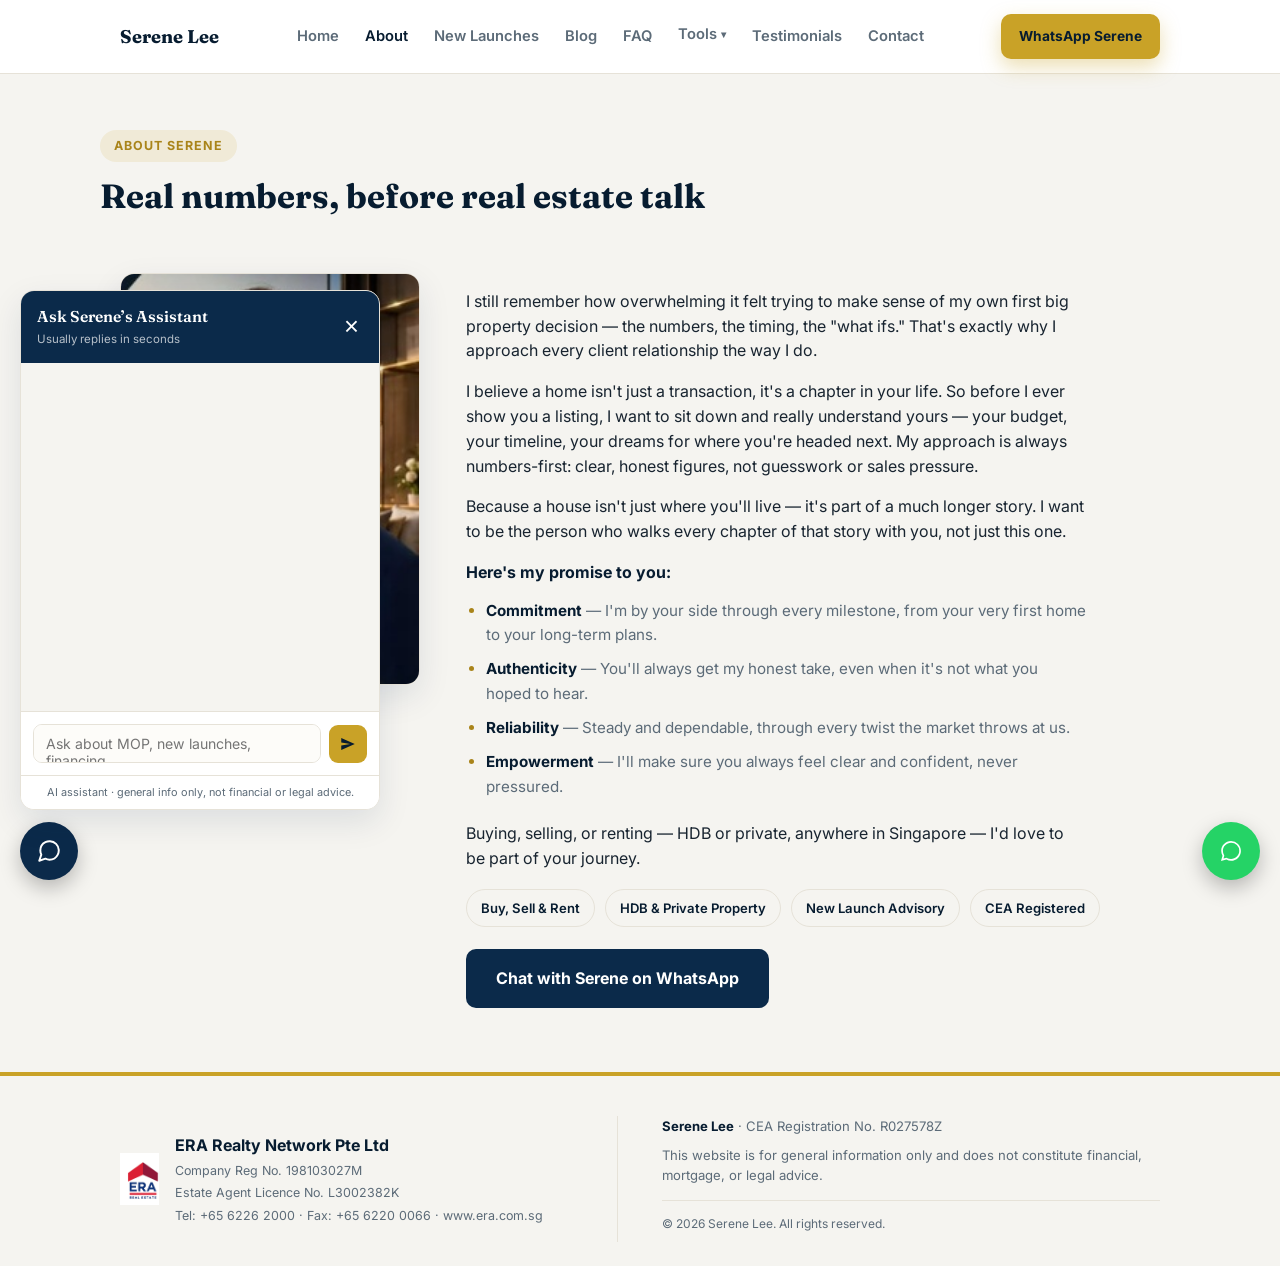
<file: about.html>
<!DOCTYPE html>
<html lang="en-SG">
<head>
<meta charset="UTF-8">
<meta name="viewport" content="width=device-width, initial-scale=1.0">
<title>About Serene Lee | HDB Resale, Condo &amp; New Launch Specialist</title>
<meta name="description" content="Meet Serene Lee, ERA Realty — helping Singapore clients buy, sell, and rent HDB and private property with a numbers-first, relationship-focused approach.">
<link rel="canonical" href="https://sereneleeproperty.com/about.html">
<meta property="og:title" content="About Serene Lee | HDB Resale, Condo & New Launch Specialist">
<meta property="og:description" content="Meet Serene Lee, ERA Realty — helping Singapore clients buy, sell, and rent HDB and private property with a numbers-first, relationship-focused approach.">
<meta property="og:image" content="https://sereneleeproperty.com/assets/serene-photo.jpg">
<meta property="og:url" content="https://sereneleeproperty.com/about.html">
<meta property="og:type" content="website">
<meta name="twitter:card" content="summary_large_image">
<meta name="twitter:title" content="About Serene Lee | HDB Resale, Condo & New Launch Specialist">
<meta name="twitter:description" content="Meet Serene Lee, ERA Realty — helping Singapore clients buy, sell, and rent HDB and private property with a numbers-first, relationship-focused approach.">
<meta name="twitter:image" content="https://sereneleeproperty.com/assets/serene-photo.jpg">
<script type="application/ld+json">
{
  "@context": "https://schema.org",
  "@type": "RealEstateAgent",
  "name": "Serene Lee",
  "url": "https://sereneleeproperty.com/",
  "image": "https://sereneleeproperty.com/assets/serene-photo.jpg",
  "telephone": "+65-8086-8568",
  "email": "serenelcc@gmail.com",
  "areaServed": { "@type": "Country", "name": "Singapore" },
  "memberOf": {
    "@type": "Organization",
    "name": "ERA Realty Network Pte Ltd",
    "url": "https://www.era.com.sg",
    "telephone": "+65-6226-2000"
  },
  "address": {
    "@type": "PostalAddress",
    "streetAddress": "450 Lorong 6 Toa Payoh, #03-01 ERA APAC Centre",
    "addressLocality": "Singapore",
    "postalCode": "319394",
    "addressCountry": "SG"
  },
  "identifier": "CEA Registration No. R027578Z"
}
</script>
<link rel="icon" href="data:image/svg+xml,<svg xmlns=%22http://www.w3.org/2000/svg%22 viewBox=%220 0 100 100%22><rect width=%22100%22 height=%22100%22 rx=%2220%22 fill=%22%230b2a4a%22/><text x=%2250%22 y=%2266%22 font-size=%2258%22 text-anchor=%22middle%22 fill=%22%23c9a227%22 font-family=%22Georgia,serif%22>S</text></svg>">
<link rel="preconnect" href="https://fonts.googleapis.com">
<link rel="preconnect" href="https://fonts.gstatic.com" crossorigin>
<link href="https://fonts.googleapis.com/css2?family=Fraunces:wght@500;600;700&family=Inter:wght@400;500;600;700&display=swap" rel="stylesheet">
<link rel="stylesheet" href="styles.css">
</head>
<body>

<header>
  <div class="nav-wrap">
    <a href="index.html" class="brand">
      <strong>Serene Lee</strong>
    </a>
    <nav class="nav-links" id="navLinks">
      <a href="index.html">Home</a>
      <a href="about.html" class="active">About</a>
      <a href="new-launches.html">New Launches</a>
      <a href="blog.html">Blog</a>
      <a href="faq.html">FAQ</a>
      <div class="nav-dropdown">
        <button type="button" class="nav-dropdown-toggle">Tools <span class="caret">&#9662;</span></button>
        <div class="nav-dropdown-menu">
          <a href="calculator.html">Affordability Calculator</a>
          <a href="upgrade-checklist.html">Upgrade Checklist</a>
        </div>
      </div>
      <a href="testimonials.html">Testimonials</a>
      <a href="contact.html">Contact</a>
    </nav>
    <div class="nav-cta">
      <a href="https://wa.me/6580868568?text=Hi%20Serene%2C%20I%20found%20your%20website%20and%20would%20like%20to%20find%20out%20more." target="_blank" rel="noopener" class="btn btn-gold btn-sm">WhatsApp Serene</a>
      <button class="nav-toggle" id="navToggle" aria-label="Toggle menu">&#9776;</button>
    </div>
  </div>
</header>

<div class="page-hero container">
  <span class="eyebrow">About Serene</span>
  <h1 style="font-size:2.1rem;max-width:700px;">Real numbers, before real estate talk</h1>
</div>

<section style="padding-top:20px;">
  <div class="container about-grid">
    <img src="assets/serene-photo.jpg" alt="Serene Lee, ERA Realty" class="about-photo">
    <div class="about-copy">
      <p>I still remember how overwhelming it felt trying to make sense of my own first big property decision — the numbers, the timing, the "what ifs." That's exactly why I approach every client relationship the way I do.</p>
      <p>I believe a home isn't just a transaction, it's a chapter in your life. So before I ever show you a listing, I want to sit down and really understand yours — your budget, your timeline, your dreams for where you're headed next. My approach is always numbers-first: clear, honest figures, not guesswork or sales pressure.</p>
      <p>Because a house isn't just where you'll live — it's part of a much longer story. I want to be the person who walks every chapter of that story with you, not just this one.</p>
      <p style="font-weight:700;color:var(--navy-900);margin-bottom:4px;">Here's my promise to you:</p>
      <ul class="care-list">
        <li><strong>Commitment</strong> — I'm by your side through every milestone, from your very first home to your long-term plans.</li>
        <li><strong>Authenticity</strong> — You'll always get my honest take, even when it's not what you hoped to hear.</li>
        <li><strong>Reliability</strong> — Steady and dependable, through every twist the market throws at us.</li>
        <li><strong>Empowerment</strong> — I'll make sure you always feel clear and confident, never pressured.</li>
      </ul>
      <p>Buying, selling, or renting — HDB or private, anywhere in Singapore — I'd love to be part of your journey.</p>
      <div class="chip-row">
        <span class="chip">Buy, Sell &amp; Rent</span>
        <span class="chip">HDB &amp; Private Property</span>
        <span class="chip">New Launch Advisory</span>
        <span class="chip">CEA Registered</span>
      </div>
      <a href="https://wa.me/6580868568?text=Hi%20Serene%2C%20I%27d%20like%20to%20find%20out%20more%20about%20upgrading%20from%20my%20HDB." target="_blank" rel="noopener" class="btn btn-navy">Chat with Serene on WhatsApp</a>
    </div>
  </div>
</section>

<!-- FOOTER -->
<footer>
  <div class="container">
    <div class="footer-era">
      <img src="assets/era-logo.png" alt="ERA Realty Network logo" class="era-logo">
      <div>
        <div class="footer-era-name">ERA Realty Network Pte Ltd</div>
        <div class="footer-era-line">Company Reg No. 198103027M</div>
        <div class="footer-era-line">Estate Agent Licence No. L3002382K</div>
        <div class="footer-era-line">Tel: +65 6226 2000 &middot; Fax: +65 6220 0066 &middot; www.era.com.sg</div>
      </div>
    </div>
    <div class="legal-box">
      <p><strong>Serene Lee</strong> &middot; CEA Registration No. R027578Z</p>
      <p>This website is for general information only and does not constitute financial, mortgage, or legal advice.</p>
      <p>&copy; <span id="year"></span> Serene Lee. All rights reserved.</p>
    </div>
  </div>
</footer>

<a href="https://wa.me/6580868568?text=Hi%20Serene%2C%20I%20found%20your%20website%20and%20would%20like%20to%20find%20out%20more." target="_blank" rel="noopener" class="fab-wa" aria-label="Chat on WhatsApp">
  <svg width="30" height="30" viewBox="0 0 24 24" fill="white"><path d="M17.6 6.32A7.85 7.85 0 0 0 12.04 4c-4.34 0-7.87 3.53-7.87 7.87 0 1.39.36 2.74 1.05 3.93L4 20l4.32-1.13a7.86 7.86 0 0 0 3.72.95h.01c4.34 0 7.87-3.53 7.87-7.87 0-2.1-.82-4.08-2.32-5.63zm-5.56 12.1h-.01a6.5 6.5 0 0 1-3.32-.91l-.24-.14-2.47.65.66-2.41-.16-.25a6.53 6.53 0 0 1-1-3.49c0-3.61 2.94-6.55 6.56-6.55a6.5 6.5 0 0 1 4.63 1.92 6.5 6.5 0 0 1 1.92 4.63c0 3.62-2.94 6.55-6.57 6.55z"/></svg>
</a>

<script src="main.js"></script>
<script src="chatbot.js"></script>
</body>
</html>
</file>
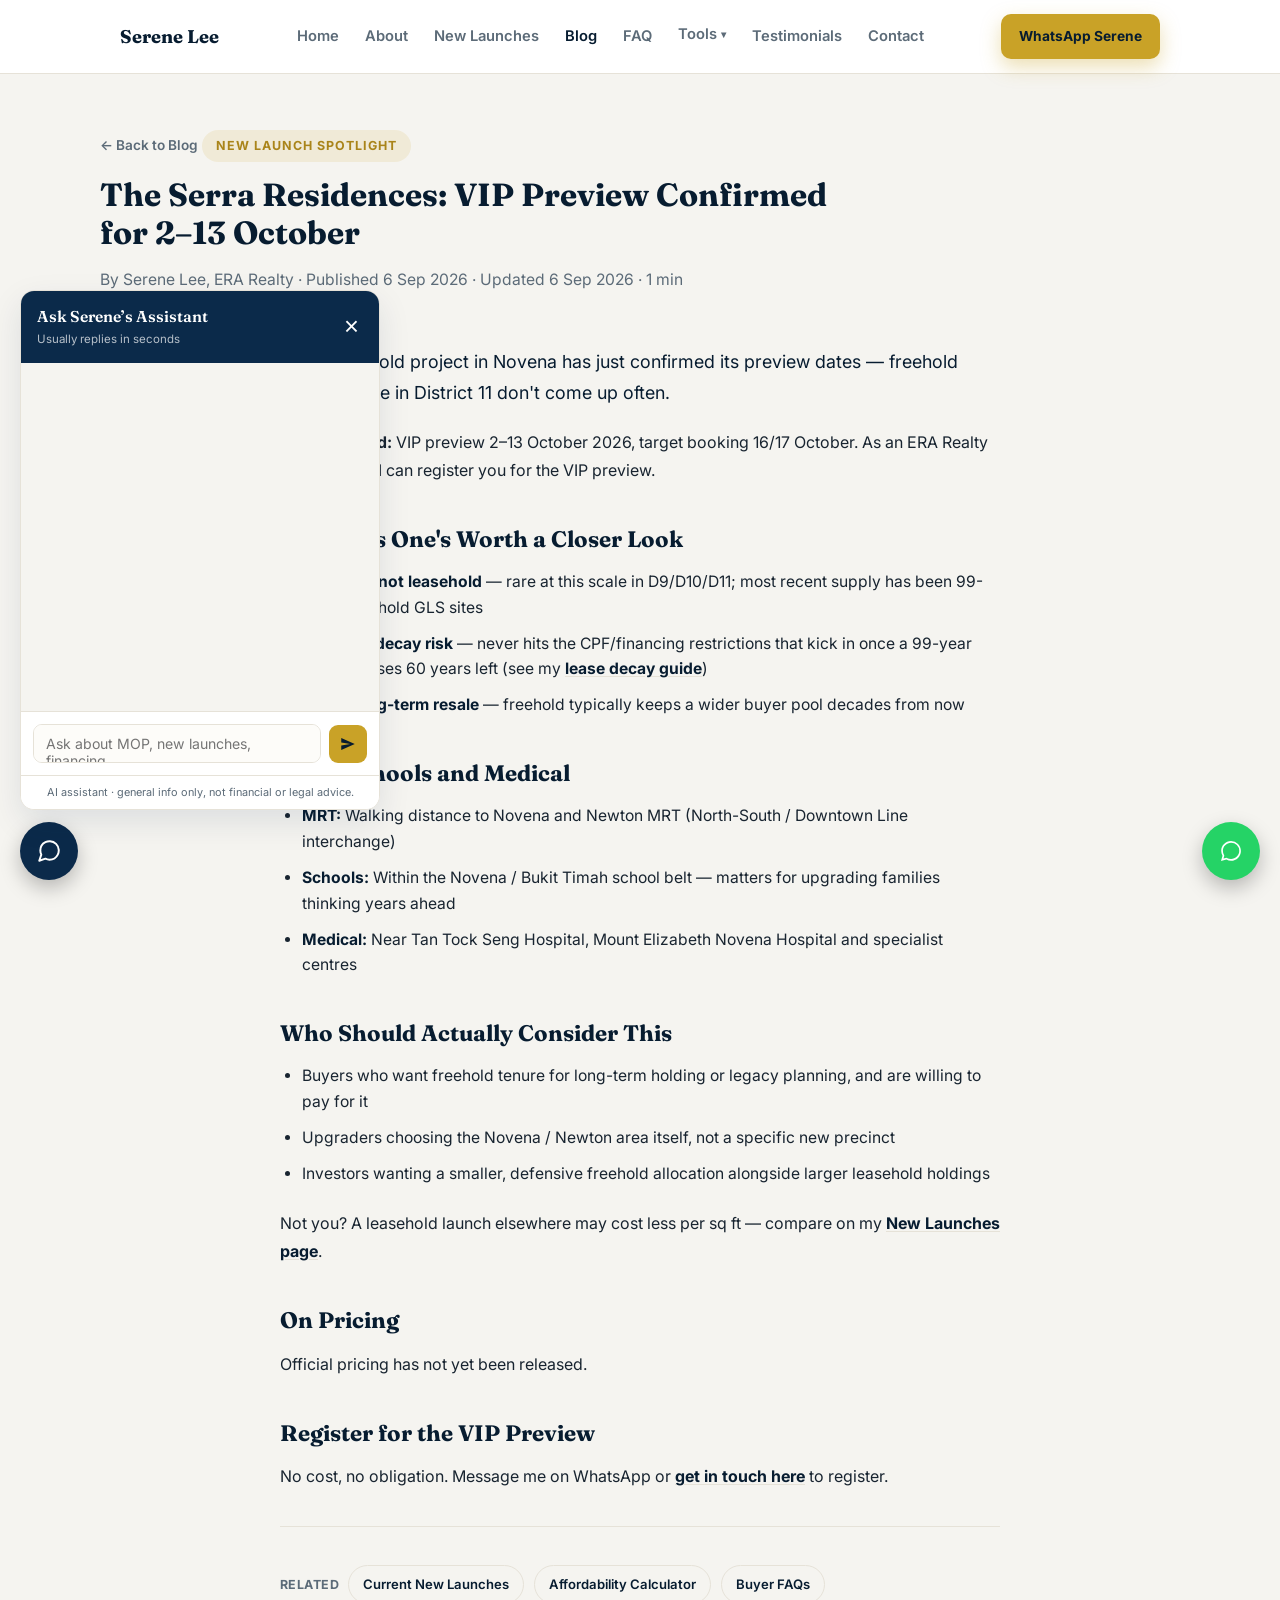
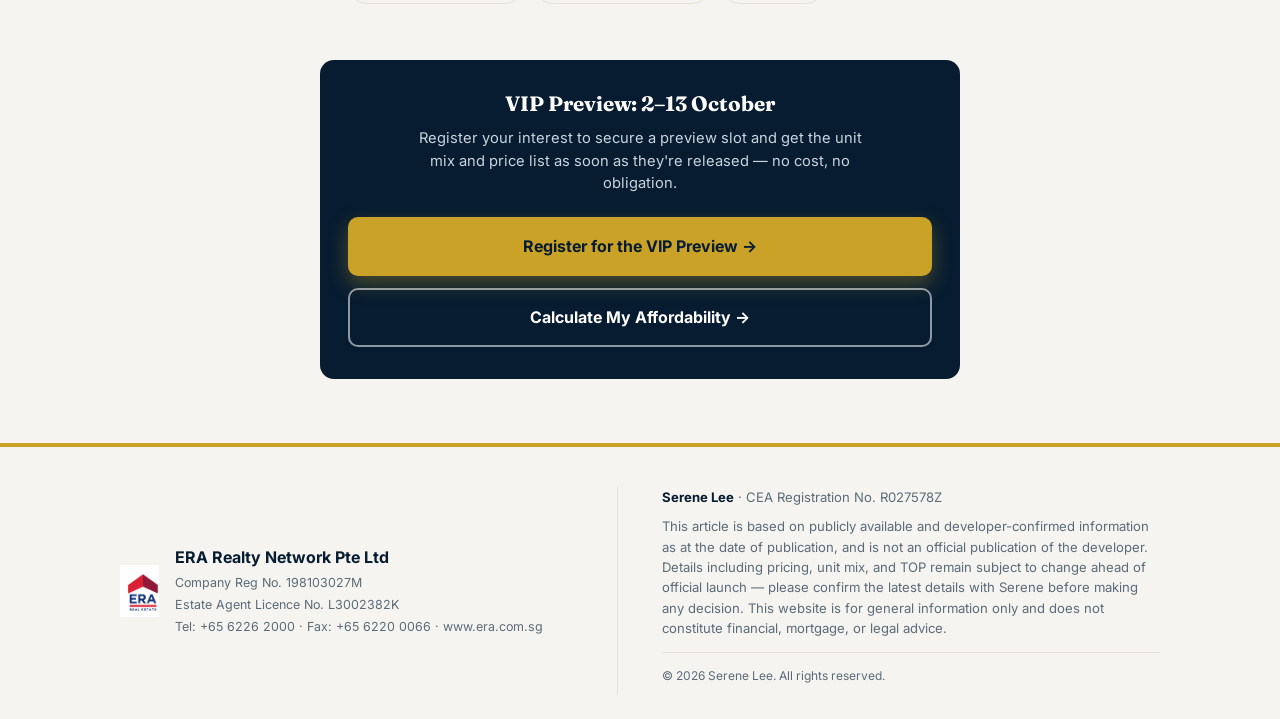
<file: blog-post-serra-residences-preview.html>
<!DOCTYPE html>
<html lang="en-SG">
<head>
<meta charset="UTF-8">
<meta name="viewport" content="width=device-width, initial-scale=1.0">
<title>The Serra Residences: VIP Preview Confirmed | Serene Lee, ERA</title>
<meta name="description" content="The Serra Residences — a 133-unit freehold new launch by Far East Organization in Novena. VIP preview confirmed for 2–13 Oct 2026, with target booking on 16/17 Oct. Register with Serene, ERA Realty.">
<link rel="canonical" href="https://sereneleeproperty.com/blog-post-serra-residences-preview.html">
<meta property="og:title" content="The Serra Residences: VIP Preview Confirmed | Serene Lee, ERA">
<meta property="og:description" content="The Serra Residences — a 133-unit freehold new launch by Far East Organization in Novena. VIP preview confirmed for 2–13 Oct 2026, with target booking on 16/17 Oct. Register with Serene, ERA Realty.">
<meta property="og:image" content="https://sereneleeproperty.com/assets/serene-photo.jpg">
<meta property="og:url" content="https://sereneleeproperty.com/blog-post-serra-residences-preview.html">
<meta property="og:type" content="article">
<meta name="twitter:card" content="summary_large_image">
<meta name="twitter:title" content="The Serra Residences: VIP Preview Confirmed | Serene Lee, ERA">
<meta name="twitter:description" content="The Serra Residences — a 133-unit freehold new launch by Far East Organization in Novena. VIP preview confirmed for 2–13 Oct 2026, with target booking on 16/17 Oct. Register with Serene, ERA Realty.">
<meta name="twitter:image" content="https://sereneleeproperty.com/assets/serene-photo.jpg">
<script type="application/ld+json">
{
  "@context": "https://schema.org",
  "@type": "BlogPosting",
  "headline": "The Serra Residences: VIP Preview Confirmed for Novena's New Freehold Launch",
  "description": "The Serra Residences — a 133-unit freehold new launch by Far East Organization in Novena. VIP preview confirmed for 2–13 Oct 2026, with target booking on 16/17 Oct. Register with Serene, ERA Realty.",
  "image": "https://sereneleeproperty.com/assets/serene-photo.jpg",
  "author": {
    "@type": "Person",
    "name": "Serene Lee",
    "url": "https://sereneleeproperty.com/about.html"
  },
  "publisher": {
    "@type": "Organization",
    "name": "ERA Realty Network Pte Ltd",
    "logo": { "@type": "ImageObject", "url": "https://sereneleeproperty.com/assets/era-logo.png" }
  },
  "datePublished": "2026-09-06",
  "dateModified": "2026-09-06",
  "mainEntityOfPage": { "@type": "WebPage", "@id": "https://sereneleeproperty.com/blog-post-serra-residences-preview.html" }
}
</script>
<link rel="icon" href="data:image/svg+xml,<svg xmlns=%22http://www.w3.org/2000/svg%22 viewBox=%220 0 100 100%22><rect width=%22100%22 height=%22100%22 rx=%2220%22 fill=%22%230b2a4a%22/><text x=%2250%22 y=%2266%22 font-size=%2258%22 text-anchor=%22middle%22 fill=%22%23c9a227%22 font-family=%22Georgia,serif%22>S</text></svg>">
<link rel="preconnect" href="https://fonts.googleapis.com">
<link rel="preconnect" href="https://fonts.gstatic.com" crossorigin>
<link href="https://fonts.googleapis.com/css2?family=Fraunces:wght@500;600;700&family=Inter:wght@400;500;600;700&display=swap" rel="stylesheet">
<link rel="stylesheet" href="styles.css">
</head>
<body>

<header>
  <div class="nav-wrap">
    <a href="index.html" class="brand">
      <strong>Serene Lee</strong>
    </a>
    <nav class="nav-links" id="navLinks">
      <a href="index.html">Home</a>
      <a href="about.html">About</a>
      <a href="new-launches.html">New Launches</a>
      <a href="blog.html" class="active">Blog</a>
      <a href="faq.html">FAQ</a>
      <div class="nav-dropdown">
        <button type="button" class="nav-dropdown-toggle">Tools <span class="caret">&#9662;</span></button>
        <div class="nav-dropdown-menu">
          <a href="calculator.html">Affordability Calculator</a>
          <a href="upgrade-checklist.html">Upgrade Checklist</a>
        </div>
      </div>
      <a href="testimonials.html">Testimonials</a>
      <a href="contact.html">Contact</a>
    </nav>
    <div class="nav-cta">
      <a href="https://wa.me/6580868568?text=Hi%20Serene%2C%20I%20found%20your%20website%20and%20would%20like%20to%20find%20out%20more." target="_blank" rel="noopener" class="btn btn-gold btn-sm">WhatsApp Serene</a>
      <button class="nav-toggle" id="navToggle" aria-label="Toggle menu">&#9776;</button>
    </div>
  </div>
</header>

<div class="page-hero container">
  <a href="blog.html" class="post-back">&larr; Back to Blog</a>
  <span class="eyebrow">New Launch Spotlight</span>
  <h1 style="font-size:2rem;max-width:760px;">The Serra Residences: VIP Preview Confirmed for 2–13 October</h1>
  <p class="post-meta">By Serene Lee, ERA Realty &middot; Published 6 Sep 2026 &middot; Updated 6 Sep 2026 &middot; 1 min read</p>
</div>

<section style="padding-top:10px;">
  <div class="container">
    <div class="post-body">
      <p class="lede">A new freehold project in Novena has just confirmed its preview dates — freehold sites this size in District 11 don't come up often.</p>
      <p><strong>It's confirmed:</strong> VIP preview 2–13 October 2026, target booking 16/17 October. As an ERA Realty salesperson, I can register you for the VIP preview.</p>

      <h2>Why This One's Worth a Closer Look</h2>
      <ul>
        <li><strong>Freehold, not leasehold</strong> — rare at this scale in D9/D10/D11; most recent supply has been 99-year leasehold GLS sites</li>
        <li><strong>No lease-decay risk</strong> — never hits the CPF/financing restrictions that kick in once a 99-year lease crosses 60 years left (see my <a href="blog-post-lease-decay-99-year-property.html">lease decay guide</a>)</li>
        <li><strong>Easier long-term resale</strong> — freehold typically keeps a wider buyer pool decades from now</li>
      </ul>

      <h2>MRT, Schools and Medical</h2>
      <ul>
        <li><strong>MRT:</strong> Walking distance to Novena and Newton MRT (North-South / Downtown Line interchange)</li>
        <li><strong>Schools:</strong> Within the Novena / Bukit Timah school belt — matters for upgrading families thinking years ahead</li>
        <li><strong>Medical:</strong> Near Tan Tock Seng Hospital, Mount Elizabeth Novena Hospital and specialist centres</li>
      </ul>

      <h2>Who Should Actually Consider This</h2>
      <ul>
        <li>Buyers who want freehold tenure for long-term holding or legacy planning, and are willing to pay for it</li>
        <li>Upgraders choosing the Novena / Newton area itself, not a specific new precinct</li>
        <li>Investors wanting a smaller, defensive freehold allocation alongside larger leasehold holdings</li>
      </ul>
      <p>Not you? A leasehold launch elsewhere may cost less per sq ft — compare on my <a href="new-launches.html">New Launches page</a>.</p>

      <h2>On Pricing</h2>
      <p>Official pricing has not yet been released.</p>

      <h2>Register for the VIP Preview</h2>
      <p>No cost, no obligation. Message me on WhatsApp or <a href="contact.html">get in touch here</a> to register.</p>
    </div>

    <div class="post-related">
      <span class="label">Related</span>
      <span class="chip-row" style="display:inline-flex;">
        <a href="new-launches.html" class="chip">Current New Launches</a>
        <a href="calculator.html" class="chip">Affordability Calculator</a>
        <a href="faq.html" class="chip">Buyer FAQs</a>
      </span>
    </div>

    <div class="checklist-cta-panel">
      <h3>VIP Preview: 2–13 October</h3>
      <p>Register your interest to secure a preview slot and get the unit mix and price list as soon as they're released — no cost, no obligation.</p>
      <div style="display:flex;flex-direction:column;gap:12px;margin-top:18px;">
        <a href="https://wa.me/6580868568?text=Hi%20Serene%2C%20I%27d%20like%20to%20register%20for%20the%20VIP%20preview%20of%20The%20Serra%20Residences." target="_blank" rel="noopener" class="btn btn-gold btn-block">Register for the VIP Preview &rarr;</a>
        <a href="calculator.html" class="btn btn-outline btn-block">Calculate My Affordability &rarr;</a>
      </div>
    </div>
  </div>
</section>

<!-- FOOTER -->
<footer>
  <div class="container">
    <div class="footer-era">
      <img src="assets/era-logo.png" alt="ERA Realty Network logo" class="era-logo">
      <div>
        <div class="footer-era-name">ERA Realty Network Pte Ltd</div>
        <div class="footer-era-line">Company Reg No. 198103027M</div>
        <div class="footer-era-line">Estate Agent Licence No. L3002382K</div>
        <div class="footer-era-line">Tel: +65 6226 2000 &middot; Fax: +65 6220 0066 &middot; www.era.com.sg</div>
      </div>
    </div>
    <div class="legal-box">
      <p><strong>Serene Lee</strong> &middot; CEA Registration No. R027578Z</p>
      <p>This article is based on publicly available and developer-confirmed information as at the date of publication, and is not an official publication of the developer. Details including pricing, unit mix, and TOP remain subject to change ahead of official launch — please confirm the latest details with Serene before making any decision. This website is for general information only and does not constitute financial, mortgage, or legal advice.</p>
      <p>&copy; <span id="year"></span> Serene Lee. All rights reserved.</p>
    </div>
  </div>
</footer>

<a href="https://wa.me/6580868568?text=Hi%20Serene%2C%20I%20found%20your%20website%20and%20would%20like%20to%20find%20out%20more." target="_blank" rel="noopener" class="fab-wa" aria-label="Chat on WhatsApp">
  <svg width="30" height="30" viewBox="0 0 24 24" fill="white"><path d="M17.6 6.32A7.85 7.85 0 0 0 12.04 4c-4.34 0-7.87 3.53-7.87 7.87 0 1.39.36 2.74 1.05 3.93L4 20l4.32-1.13a7.86 7.86 0 0 0 3.72.95h.01c4.34 0 7.87-3.53 7.87-7.87 0-2.1-.82-4.08-2.32-5.63zm-5.56 12.1h-.01a6.5 6.5 0 0 1-3.32-.91l-.24-.14-2.47.65.66-2.41-.16-.25a6.53 6.53 0 0 1-1-3.49c0-3.61 2.94-6.55 6.56-6.55a6.5 6.5 0 0 1 4.63 1.92 6.5 6.5 0 0 1 1.92 4.63c0 3.62-2.94 6.55-6.57 6.55z"/></svg>
</a>

<script src="main.js"></script>
<script src="chatbot.js"></script>
</body>
</html>
</file>
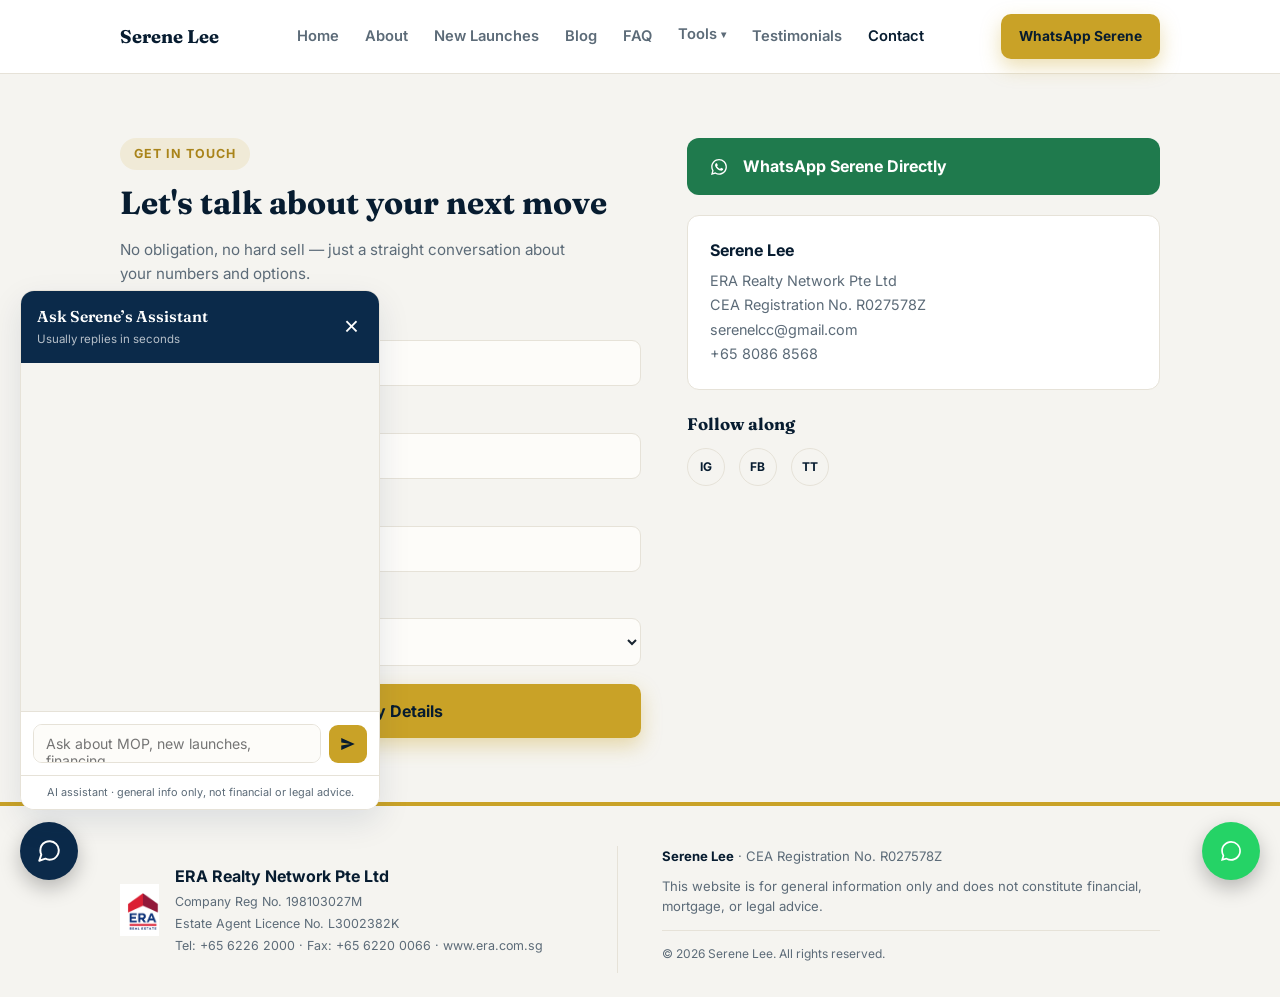
<file: contact.html>
<!DOCTYPE html>
<html lang="en-SG">
<head>
<meta charset="UTF-8">
<meta name="viewport" content="width=device-width, initial-scale=1.0">
<title>Contact Serene Lee | ERA Realty</title>
<meta name="description" content="Get in touch with Serene Lee, ERA Realty associate — WhatsApp directly or leave your details for a callback.">
<link rel="canonical" href="https://sereneleeproperty.com/contact.html">
<meta property="og:title" content="Contact Serene Lee | ERA Realty">
<meta property="og:description" content="Get in touch with Serene Lee, ERA Realty associate — WhatsApp directly or leave your details for a callback.">
<meta property="og:image" content="https://sereneleeproperty.com/assets/serene-photo.jpg">
<meta property="og:url" content="https://sereneleeproperty.com/contact.html">
<meta property="og:type" content="website">
<meta name="twitter:card" content="summary_large_image">
<meta name="twitter:title" content="Contact Serene Lee | ERA Realty">
<meta name="twitter:description" content="Get in touch with Serene Lee, ERA Realty associate — WhatsApp directly or leave your details for a callback.">
<meta name="twitter:image" content="https://sereneleeproperty.com/assets/serene-photo.jpg">
<script type="application/ld+json">
{
  "@context": "https://schema.org",
  "@type": "RealEstateAgent",
  "name": "Serene Lee",
  "url": "https://sereneleeproperty.com/",
  "image": "https://sereneleeproperty.com/assets/serene-photo.jpg",
  "telephone": "+65-8086-8568",
  "email": "serenelcc@gmail.com",
  "areaServed": { "@type": "Country", "name": "Singapore" },
  "memberOf": {
    "@type": "Organization",
    "name": "ERA Realty Network Pte Ltd",
    "url": "https://www.era.com.sg",
    "telephone": "+65-6226-2000"
  },
  "address": {
    "@type": "PostalAddress",
    "streetAddress": "450 Lorong 6 Toa Payoh, #03-01 ERA APAC Centre",
    "addressLocality": "Singapore",
    "postalCode": "319394",
    "addressCountry": "SG"
  },
  "identifier": "CEA Registration No. R027578Z"
}
</script>
<link rel="icon" href="data:image/svg+xml,<svg xmlns=%22http://www.w3.org/2000/svg%22 viewBox=%220 0 100 100%22><rect width=%22100%22 height=%22100%22 rx=%2220%22 fill=%22%230b2a4a%22/><text x=%2250%22 y=%2266%22 font-size=%2258%22 text-anchor=%22middle%22 fill=%22%23c9a227%22 font-family=%22Georgia,serif%22>S</text></svg>">
<link rel="preconnect" href="https://fonts.googleapis.com">
<link rel="preconnect" href="https://fonts.gstatic.com" crossorigin>
<link href="https://fonts.googleapis.com/css2?family=Fraunces:wght@500;600;700&family=Inter:wght@400;500;600;700&display=swap" rel="stylesheet">
<link rel="stylesheet" href="styles.css">
</head>
<body>

<header>
  <div class="nav-wrap">
    <a href="index.html" class="brand">
      <strong>Serene Lee</strong>
    </a>
    <nav class="nav-links" id="navLinks">
      <a href="index.html">Home</a>
      <a href="about.html">About</a>
      <a href="new-launches.html">New Launches</a>
      <a href="blog.html">Blog</a>
      <a href="faq.html">FAQ</a>
      <div class="nav-dropdown">
        <button type="button" class="nav-dropdown-toggle">Tools <span class="caret">&#9662;</span></button>
        <div class="nav-dropdown-menu">
          <a href="calculator.html">Affordability Calculator</a>
          <a href="upgrade-checklist.html">Upgrade Checklist</a>
        </div>
      </div>
      <a href="testimonials.html">Testimonials</a>
      <a href="contact.html" class="active">Contact</a>
    </nav>
    <div class="nav-cta">
      <a href="https://wa.me/6580868568?text=Hi%20Serene%2C%20I%20found%20your%20website%20and%20would%20like%20to%20find%20out%20more." target="_blank" rel="noopener" class="btn btn-gold btn-sm">WhatsApp Serene</a>
      <button class="nav-toggle" id="navToggle" aria-label="Toggle menu">&#9776;</button>
    </div>
  </div>
</header>

<section>
  <div class="container contact-grid">
    <div>
      <span class="eyebrow">Get In Touch</span>
      <h1 style="font-size:2rem;">Let's talk about your next move</h1>
      <p style="color:var(--muted);font-size:.95rem;max-width:480px;margin-bottom:26px;">No obligation, no hard sell — just a straight conversation about your numbers and options.</p>

      <form id="contactForm" class="contact-form">
        <div class="field">
          <label for="c-name">Name</label>
          <input type="text" id="c-name" placeholder="Your full name" required>
        </div>
        <div class="field">
          <label for="c-phone">Phone / WhatsApp</label>
          <input type="tel" id="c-phone" placeholder="e.g. 9123 4567" required>
        </div>
        <div class="field">
          <label for="c-email">Email</label>
          <input type="email" id="c-email" placeholder="you@example.com" required>
        </div>
        <div class="field">
          <label for="c-topic">What can Serene help with?</label>
          <select id="c-topic">
            <option>HDB upgrade</option>
            <option>New launch</option>
            <option>Just exploring</option>
          </select>
        </div>
        <button type="submit" class="btn btn-gold btn-block">Send My Details</button>
        <div class="error-text" id="contactError">Please fill in your name, phone and email.</div>
        <div class="thankyou" id="contactThankYou" style="text-align:left;">
          <p style="color:var(--success-ink);">&#10003; Thanks — Serene will be in touch shortly.</p>
        </div>
      </form>
    </div>

    <div>
      <a href="https://wa.me/6580868568?text=Hi%20Serene%2C%20I%20found%20your%20website%20and%20would%20like%20to%20find%20out%20more." target="_blank" rel="noopener" class="wa-cta">
        <svg width="24" height="24" viewBox="0 0 24 24" fill="white"><path d="M17.6 6.32A7.85 7.85 0 0 0 12.04 4c-4.34 0-7.87 3.53-7.87 7.87 0 1.39.36 2.74 1.05 3.93L4 20l4.32-1.13a7.86 7.86 0 0 0 3.72.95h.01c4.34 0 7.87-3.53 7.87-7.87 0-2.1-.82-4.08-2.32-5.63zm-5.56 12.1h-.01a6.5 6.5 0 0 1-3.32-.91l-.24-.14-2.47.65.66-2.41-.16-.25a6.53 6.53 0 0 1-1-3.49c0-3.61 2.94-6.55 6.56-6.55a6.5 6.5 0 0 1 4.63 1.92 6.5 6.5 0 0 1 1.92 4.63c0 3.62-2.94 6.55-6.57 6.55zm3.6-4.9c-.2-.1-1.17-.58-1.35-.64-.18-.07-.31-.1-.44.1-.13.2-.5.64-.62.77-.11.13-.23.14-.42.05-.2-.1-.83-.31-1.58-.98-.58-.52-.98-1.16-1.09-1.36-.11-.2-.01-.3.09-.4.09-.1.2-.24.3-.36.1-.13.13-.2.2-.34.07-.13.03-.26-.02-.36-.05-.1-.44-1.06-.6-1.45-.16-.38-.32-.33-.44-.33-.11 0-.24-.01-.37-.01s-.35.05-.53.26c-.18.2-.7.68-.7 1.66s.72 1.93.82 2.06c.1.13 1.4 2.15 3.4 3.01.48.2.85.33 1.14.42.48.15.91.13 1.26.08.38-.06 1.17-.48 1.34-.94.16-.46.16-.86.11-.94-.05-.09-.18-.14-.38-.24z"/></svg>
        WhatsApp Serene Directly
      </a>
      <div class="contact-card">
        <div class="name">Serene Lee</div>
        <div class="lines">
          ERA Realty Network Pte Ltd<br>
          CEA Registration No. R027578Z<br>
          serenelcc@gmail.com<br>
          +65 8086 8568
        </div>
      </div>
      <h3 style="margin-top:24px;font-size:1.05rem;">Follow along</h3>
      <div class="social-links">
        <a href="#" aria-label="Instagram" title="Instagram — link coming soon">IG</a>
        <a href="#" aria-label="Facebook" title="Facebook — link coming soon">FB</a>
        <a href="#" aria-label="TikTok" title="TikTok — link coming soon">TT</a>
      </div>
    </div>
  </div>
</section>

<!-- FOOTER -->
<footer>
  <div class="container">
    <div class="footer-era">
      <img src="assets/era-logo.png" alt="ERA Realty Network logo" class="era-logo">
      <div>
        <div class="footer-era-name">ERA Realty Network Pte Ltd</div>
        <div class="footer-era-line">Company Reg No. 198103027M</div>
        <div class="footer-era-line">Estate Agent Licence No. L3002382K</div>
        <div class="footer-era-line">Tel: +65 6226 2000 &middot; Fax: +65 6220 0066 &middot; www.era.com.sg</div>
      </div>
    </div>
    <div class="legal-box">
      <p><strong>Serene Lee</strong> &middot; CEA Registration No. R027578Z</p>
      <p>This website is for general information only and does not constitute financial, mortgage, or legal advice.</p>
      <p>&copy; <span id="year"></span> Serene Lee. All rights reserved.</p>
    </div>
  </div>
</footer>

<a href="https://wa.me/6580868568?text=Hi%20Serene%2C%20I%20found%20your%20website%20and%20would%20like%20to%20find%20out%20more." target="_blank" rel="noopener" class="fab-wa" aria-label="Chat on WhatsApp">
  <svg width="30" height="30" viewBox="0 0 24 24" fill="white"><path d="M17.6 6.32A7.85 7.85 0 0 0 12.04 4c-4.34 0-7.87 3.53-7.87 7.87 0 1.39.36 2.74 1.05 3.93L4 20l4.32-1.13a7.86 7.86 0 0 0 3.72.95h.01c4.34 0 7.87-3.53 7.87-7.87 0-2.1-.82-4.08-2.32-5.63zm-5.56 12.1h-.01a6.5 6.5 0 0 1-3.32-.91l-.24-.14-2.47.65.66-2.41-.16-.25a6.53 6.53 0 0 1-1-3.49c0-3.61 2.94-6.55 6.56-6.55a6.5 6.5 0 0 1 4.63 1.92 6.5 6.5 0 0 1 1.92 4.63c0 3.62-2.94 6.55-6.57 6.55z"/></svg>
</a>

<script src="main.js"></script>
<script src="chatbot.js"></script>
<script>
const GAS_WEBHOOK_URL = "https://script.google.com/macros/s/AKfycbzxomLsd_yvi8pEaXvHK3qddAPdnX7889wnjU4i5AoxXIv7dQv7h973bZ9gwQq_1dk/exec";

document.getElementById('contactForm').addEventListener('submit', function(e){
  e.preventDefault();
  const name = document.getElementById('c-name').value.trim();
  const phone = document.getElementById('c-phone').value.trim();
  const email = document.getElementById('c-email').value.trim();
  const topic = document.getElementById('c-topic').value;
  const errorEl = document.getElementById('contactError');

  if (!name || !phone || !email){
    errorEl.classList.add('show');
    return;
  }
  errorEl.classList.remove('show');

  const lead = { source: 'contact-page', name, phone, email, topic };

  if (GAS_WEBHOOK_URL){
    fetch(GAS_WEBHOOK_URL, {
      method:'POST',
      mode: 'no-cors',
      headers: {'Content-Type':'text/plain'},
      body: JSON.stringify(lead)
    }).catch(()=>{ /* fire-and-forget; still proceed for the user */ });
  }

  this.style.display = 'none';
  document.getElementById('contactThankYou').classList.add('show');
});
</script>
</body>
</html>
</file>
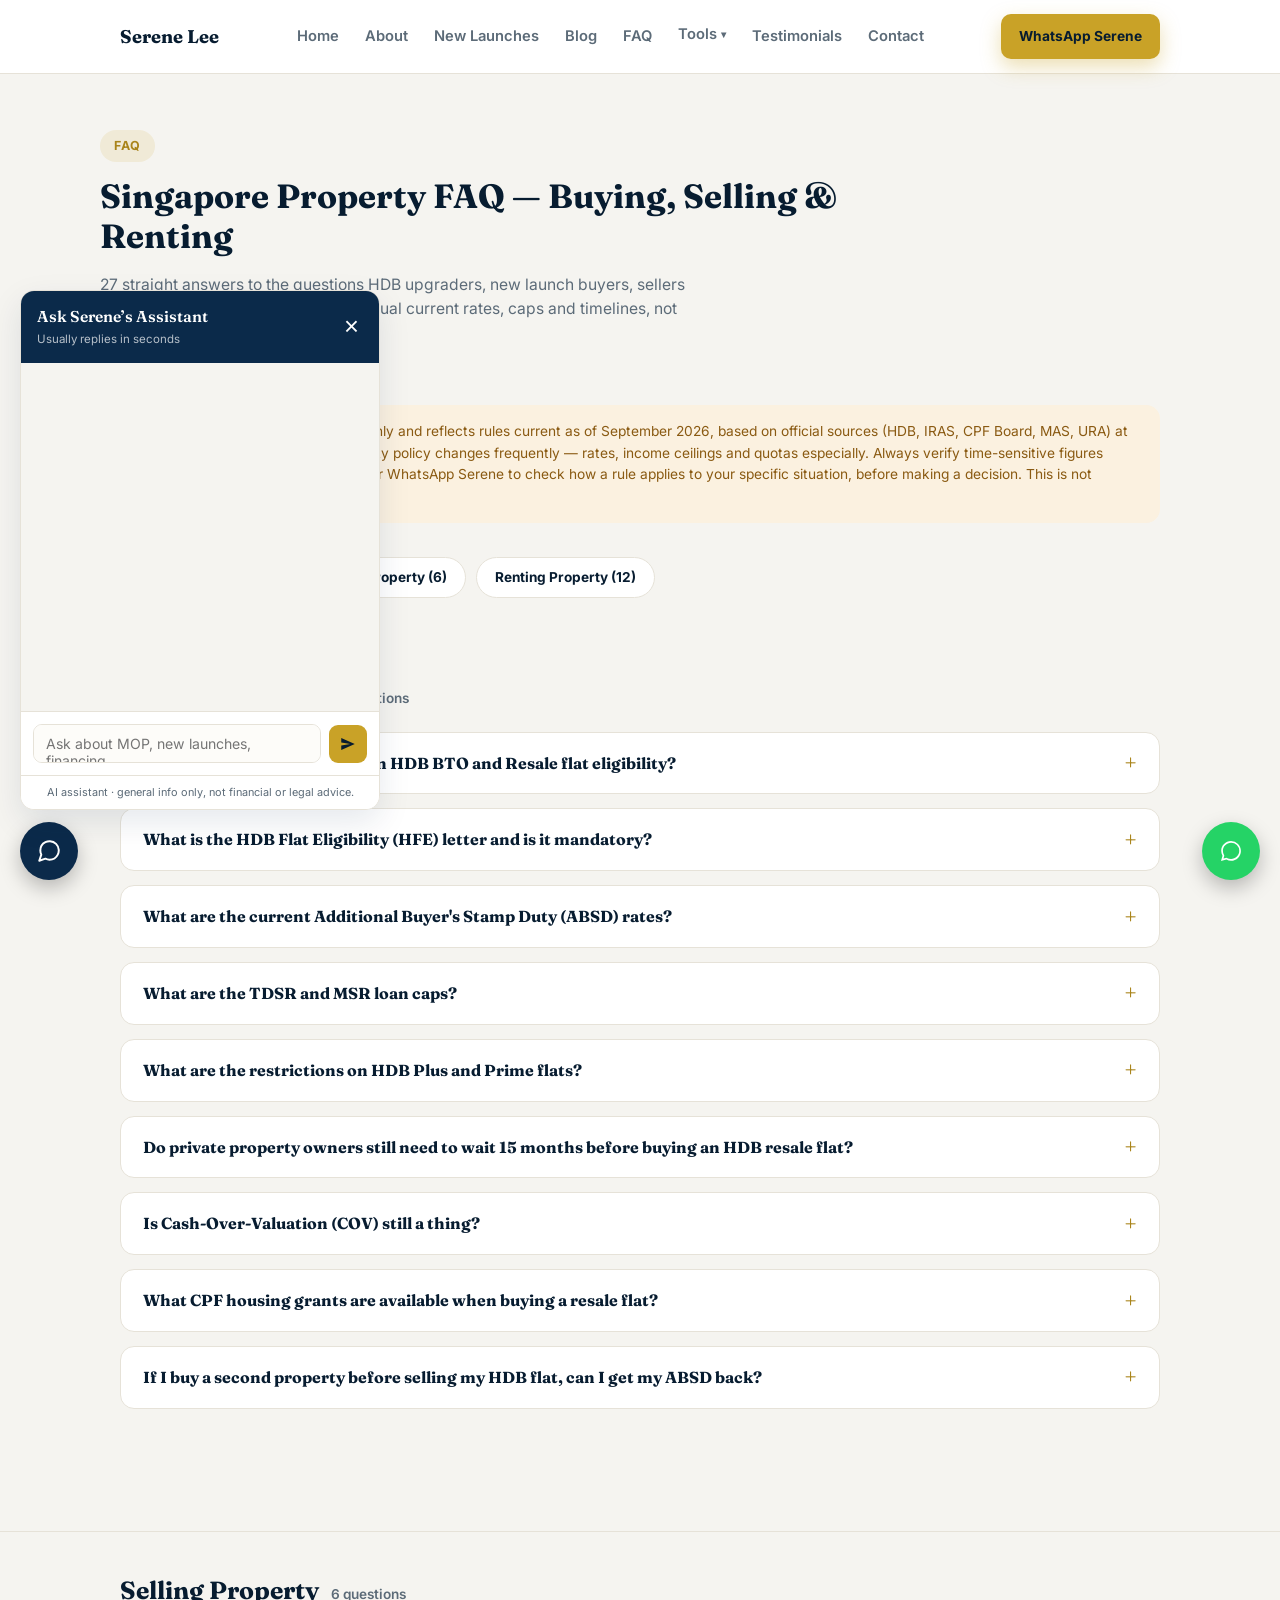
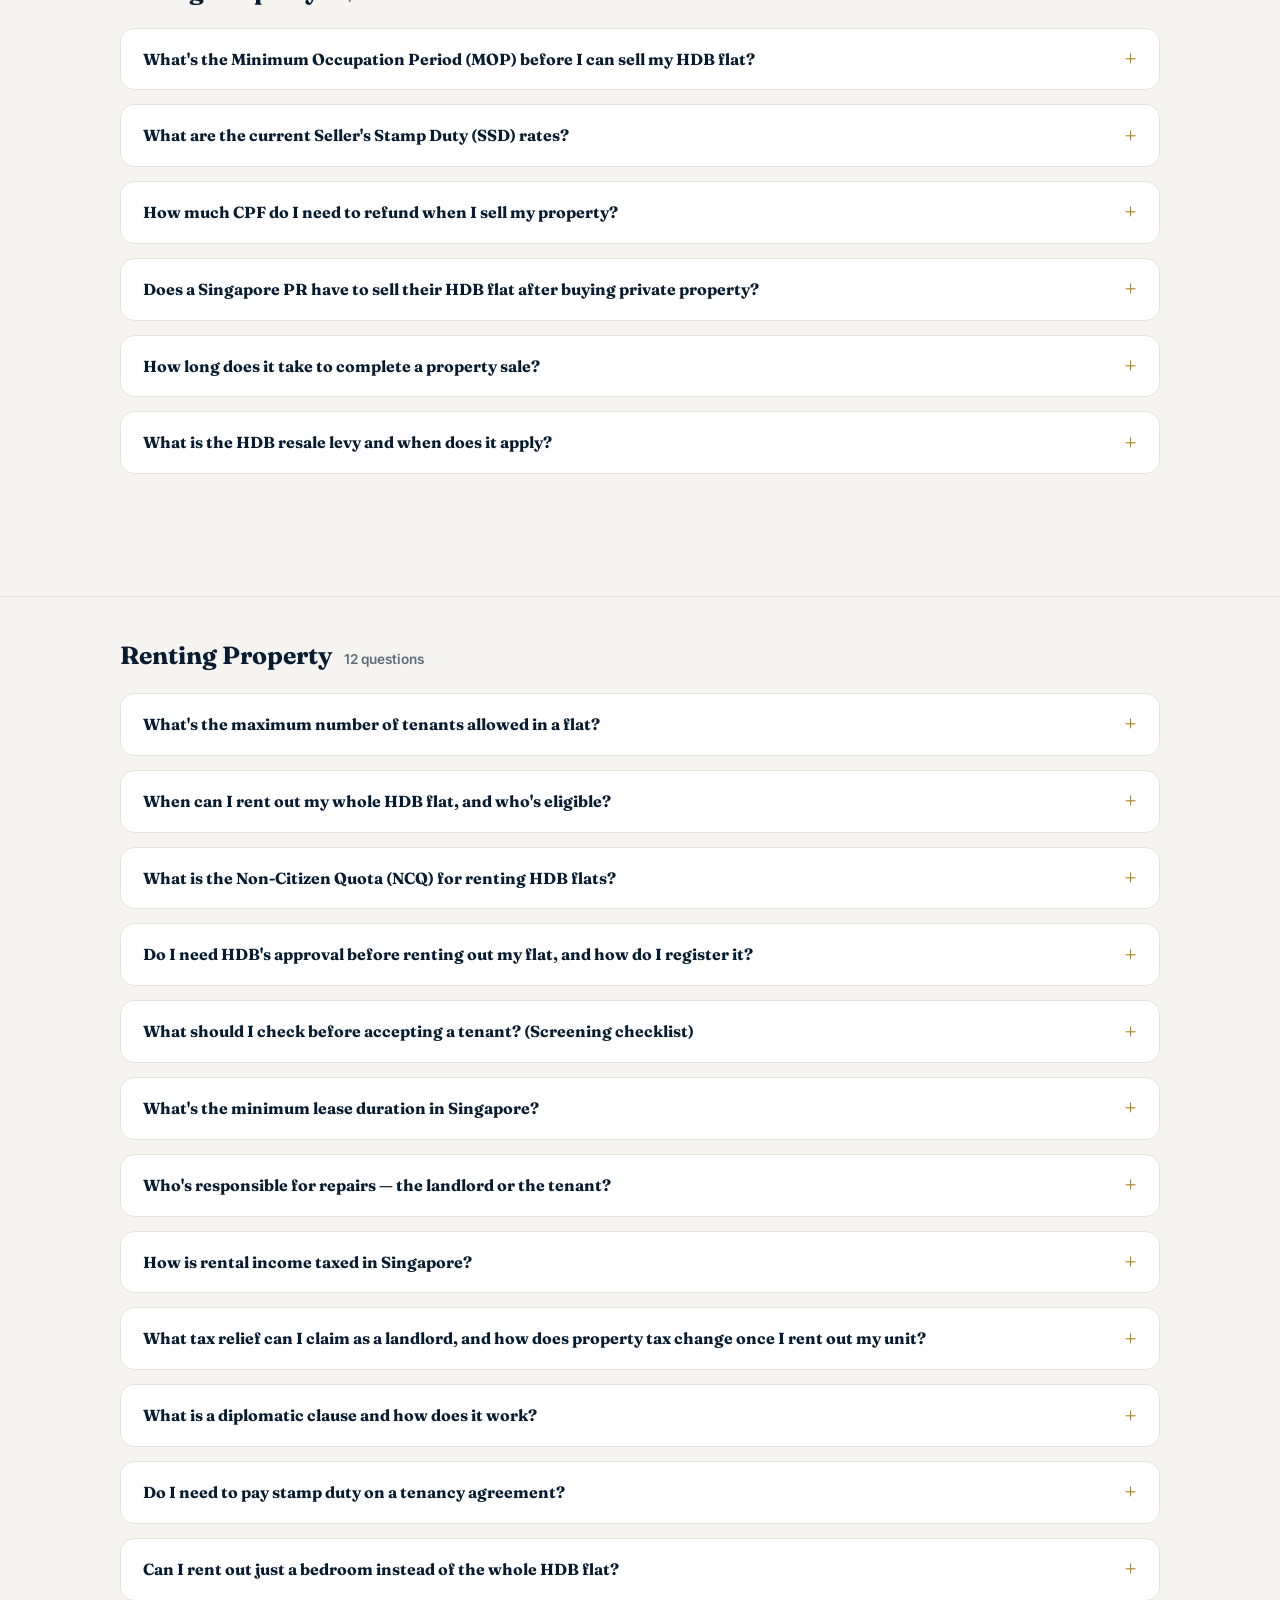
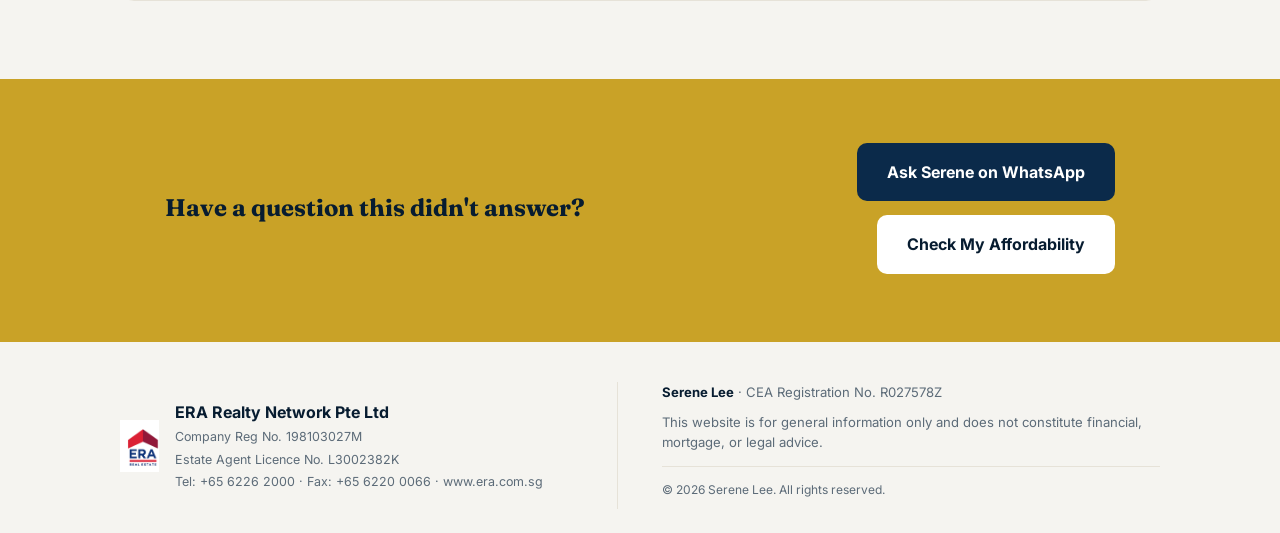
<file: faq.html>
<!DOCTYPE html>
<html lang="en-SG">
<head>
<meta charset="UTF-8">
<meta name="viewport" content="width=device-width, initial-scale=1.0">
<title>Singapore Property FAQ | Serene Lee, ERA</title>
<meta name="description" content="27 Singapore property FAQs on ABSD, MOP, SSD, TDSR/MSR, HDB rental rules and more — plain-English answers with tables from Serene Lee, ERA.">
<link rel="canonical" href="https://sereneleeproperty.com/faq.html">
<meta property="og:title" content="Singapore Property FAQ | Serene Lee, ERA">
<meta property="og:description" content="27 Singapore property FAQs on ABSD, MOP, SSD, TDSR/MSR, HDB rental rules and more — plain-English answers with tables from Serene Lee, ERA.">
<meta property="og:image" content="https://sereneleeproperty.com/assets/serene-photo.jpg">
<meta property="og:url" content="https://sereneleeproperty.com/faq.html">
<meta property="og:type" content="website">
<meta name="twitter:card" content="summary_large_image">
<meta name="twitter:title" content="Singapore Property FAQ | Serene Lee, ERA">
<meta name="twitter:description" content="27 Singapore property FAQs on ABSD, MOP, SSD, TDSR/MSR, HDB rental rules and more — plain-English answers with tables from Serene Lee, ERA.">
<meta name="twitter:image" content="https://sereneleeproperty.com/assets/serene-photo.jpg">
<link rel="icon" href="data:image/svg+xml,<svg xmlns=%22http://www.w3.org/2000/svg%22 viewBox=%220 0 100 100%22><rect width=%22100%22 height=%22100%22 rx=%2220%22 fill=%22%230b2a4a%22/><text x=%2250%22 y=%2266%22 font-size=%2258%22 text-anchor=%22middle%22 fill=%22%23c9a227%22 font-family=%22Georgia,serif%22>S</text></svg>">
<link rel="preconnect" href="https://fonts.googleapis.com">
<link rel="preconnect" href="https://fonts.gstatic.com" crossorigin>
<link href="https://fonts.googleapis.com/css2?family=Fraunces:wght@500;600;700&family=Inter:wght@400;500;600;700&display=swap" rel="stylesheet">
<link rel="stylesheet" href="styles.css">
<script type="application/ld+json">
{
  "@context": "https://schema.org",
  "@type": "RealEstateAgent",
  "name": "Serene Lee",
  "url": "https://sereneleeproperty.com/",
  "image": "https://sereneleeproperty.com/assets/serene-photo.jpg",
  "telephone": "+65-8086-8568",
  "email": "serenelcc@gmail.com",
  "areaServed": { "@type": "Country", "name": "Singapore" },
  "memberOf": {
    "@type": "Organization",
    "name": "ERA Realty Network Pte Ltd",
    "url": "https://www.era.com.sg",
    "telephone": "+65-6226-2000"
  },
  "address": {
    "@type": "PostalAddress",
    "streetAddress": "450 Lorong 6 Toa Payoh, #03-01 ERA APAC Centre",
    "addressLocality": "Singapore",
    "postalCode": "319394",
    "addressCountry": "SG"
  },
  "identifier": "CEA Registration No. R027578Z"
}
</script>
<script type="application/ld+json">
{
  "@context": "https://schema.org",
  "@type": "FAQPage",
  "mainEntity": [
    {"@type":"Question","name":"What's the difference between HDB BTO and Resale flat eligibility?","acceptedAnswer":{"@type":"Answer","text":"BTO flats require at least one Singapore Citizen applicant and have income ceilings (from 24 Aug 2026: $16,000/month for families, $8,000 for singles 35+). Resale flats have no income ceiling to purchase, allow two Permanent Residents to buy together, and open up more family-nucleus schemes — but CPF housing grants for resale purchases have their own income ceilings."}},
    {"@type":"Question","name":"What is the HDB Flat Eligibility (HFE) letter and is it mandatory?","acceptedAnswer":{"@type":"Answer","text":"The HFE letter, introduced 9 May 2023, consolidates flat eligibility, CPF grant eligibility, and HDB loan eligibility into one check, valid for 9 months. It is mandatory before applying for a BTO/SBF launch and before getting an Option to Purchase on a resale flat."}},
    {"@type":"Question","name":"What are the current Additional Buyer's Stamp Duty (ABSD) rates in Singapore?","acceptedAnswer":{"@type":"Answer","text":"Rates last changed on 27 April 2023: Singapore Citizens pay 0% on a 1st property, 20% on a 2nd, 30% on a 3rd or more. PRs pay 5%/30%/35%. Foreigners pay a flat 60% on any property. Entities pay a flat 65%. Nationals of the US, Switzerland, Liechtenstein, Norway and Iceland get Citizen-equivalent treatment under Singapore's FTAs."}},
    {"@type":"Question","name":"What are the TDSR and MSR loan caps for property loans in Singapore?","acceptedAnswer":{"@type":"Answer","text":"The Mortgage Servicing Ratio (MSR) caps loan repayments at 30% of gross monthly income and applies only to HDB flats and new Executive Condominiums bought from a developer. The Total Debt Servicing Ratio (TDSR) caps all debt repayments at 55% of gross monthly income and applies to every property type. Both remain unchanged as of September 2026."}},
    {"@type":"Question","name":"What are the restrictions on HDB Plus and Prime flats?","acceptedAnswer":{"@type":"Answer","text":"Plus and Prime flats (HDB's 2024 classification) carry a 10-year Minimum Occupation Period versus 5 years for Standard flats, plus a subsidy clawback on first resale (roughly 6-9% of resale price, varying by project). Prime flat resales are restricted to Singapore Citizen buyers only, and both Plus and Prime resale buyers must meet the prevailing income ceiling and not own another property."}},
    {"@type":"Question","name":"Do private property owners still need to wait 15 months before buying an HDB resale flat?","acceptedAnswer":{"@type":"Answer","text":"No. The 15-month wait-out period was removed on 28 July 2026. A private property owner can now buy a non-subsidised HDB resale flat immediately, paying by cash or bank loan. A 30-month wait-out still applies if using a CPF housing grant, buying a BTO/SBF/developer EC, or using an HDB loan. The buyer must still get an HFE letter and dispose of all private property within 6 months of completing the purchase."}},
    {"@type":"Question","name":"Is Cash-Over-Valuation (COV) still relevant when buying an HDB resale flat?","acceptedAnswer":{"@type":"Answer","text":"Yes. Since 2014, buyer and seller agree on a price and sign the Option to Purchase before an official valuation is done. If the agreed price exceeds the valuation, the difference (COV) must be paid entirely in cash — it cannot be financed by a loan or paid with CPF. COV currently resurfaces in some sought-after estates."}},
    {"@type":"Question","name":"What CPF housing grants are available when buying an HDB resale flat?","acceptedAnswer":{"@type":"Answer","text":"Grants include the Family Grant ($80,000 for 4-room or smaller, $50,000 for 5-room and larger), the Enhanced CPF Housing Grant (up to $80,000 for families, tiered by income), the Proximity Housing Grant ($20,000-$30,000), and equivalent Singles Grants at roughly half those amounts. Income ceilings apply per grant and were under review following the August 2026 income ceiling increase — check current figures with HDB or CPF Board before relying on them."}},
    {"@type":"Question","name":"If I buy a second property before selling my HDB flat, can I get my ABSD back?","acceptedAnswer":{"@type":"Answer","text":"A Singapore Citizen buying a second residential property pays 20% ABSD upfront. Married couples who buy the new property jointly can apply for a full ABSD refund if they sell their first home within 6 months of completing the new purchase (or within 6 months of TOP/CSC for an uncompleted new launch), filed via myTax Portal."}},
    {"@type":"Question","name":"What is the Minimum Occupation Period (MOP) before I can sell my HDB flat?","acceptedAnswer":{"@type":"Answer","text":"Standard flats have a 5-year MOP; Plus and Prime flats have a 10-year MOP. Executive Condominiums follow a 5-year MOP with full privatisation at year 10 for GLS tenders that closed before 8 May 2026, or a 10-year MOP with full privatisation at year 15 for GLS tenders closing on or after 8 May 2026. This is separate from the subsidy clawback that applies on top for Plus and Prime flats."}},
    {"@type":"Question","name":"What are the current Seller's Stamp Duty (SSD) rates in Singapore?","acceptedAnswer":{"@type":"Answer","text":"Two regimes run side by side, based on when the property was acquired. For properties acquired between 11 March 2017 and 3 July 2025: 12% within 1 year, 8% within 2 years, 4% within 3 years, no SSD after 3 years. For properties acquired on or after 4 July 2025: 16% within 1 year, 12% within 2 years, 8% within 3 years, 4% within 4 years, no SSD after 4 years. SSD rarely applies to HDB flats since the MOP already exceeds either window."}},
    {"@type":"Question","name":"How much CPF do I need to refund when I sell my property?","acceptedAnswer":{"@type":"Answer","text":"You must refund the CPF principal you withdrew plus accrued interest at the CPF Ordinary Account rate (2.5% per annum floor rate, as of Q3 2026) back into your CPF account. This applies the same way whether you sell an HDB flat or private property."}},
    {"@type":"Question","name":"Does a Singapore PR have to sell their HDB flat after buying private property?","acceptedAnswer":{"@type":"Answer","text":"Yes. A Singapore Permanent Resident who acquires private residential property must dispose of any HDB flat they own within 6 months, and must notify HDB before exercising the Option to Purchase on the private property. Singapore Citizens can generally retain their HDB flat after buying private property, subject to ABSD and MOP conditions."}},
    {"@type":"Question","name":"How long does it take to complete a property sale in Singapore?","acceptedAnswer":{"@type":"Answer","text":"HDB resale completion typically takes 8-12 weeks from exercising the Option to Purchase, driven by the 21-day option period, application processing, and HDB's completion appointment scheduling. Private property resale completion is also typically 8-12 weeks, set by the Sale and Purchase Agreement."}},
    {"@type":"Question","name":"What is the HDB resale levy and when does it apply?","acceptedAnswer":{"@type":"Answer","text":"The resale levy is a one-time charge for 'second-timers' buying another subsidised flat — a new BTO, SBF, developer EC, or a resale flat with a CPF grant. For flats booked on or after 3 March 2006, it's a fixed amount from $15,000 (2-room) up to $50,000 (Executive/Maisonette). For flats booked before 3 March 2006, it follows an older percentage-based schedule (20-25% of the higher of resale price or 90% of valuation), plus 5% per annum compounded interest if deferred. It does not apply if you buy a resale flat without a grant or if you upgrade to private property."}},
    {"@type":"Question","name":"What is the maximum number of tenants allowed in an HDB flat or private property?","acceptedAnswer":{"@type":"Answer","text":"The standard cap is 6 unrelated persons per unit for both HDB flats and private residential property. A temporary relaxation allows up to 8 unrelated persons in 4-room and larger HDB flats and private units of 90 sqm or more, with online registration required; this relaxation has been extended to 31 December 2028."}},
    {"@type":"Question","name":"When can I rent out my whole HDB flat and who is eligible?","acceptedAnswer":{"@type":"Answer","text":"A Singapore Citizen owner can rent out an entire HDB flat once it has met its 5-year Minimum Occupation Period (3 years for non-subsidised resale flats bought before 30 August 2010). All owners must be Singapore Citizens — if a Singapore PR co-owns the flat, it is not eligible for whole-unit rental at all."}},
    {"@type":"Question","name":"What is the Non-Citizen Quota for renting HDB flats?","acceptedAnswer":{"@type":"Answer","text":"The Non-Citizen Quota caps whole-flat rentals to non-Malaysian foreigners at 8% of a neighbourhood and 11% of a block. Malaysians are exempt, and the quota does not apply to bedroom (room) rentals since the owner continues living in the flat."}},
    {"@type":"Question","name":"Do I need HDB's approval before renting out my flat, and how do I register it?","acceptedAnswer":{"@type":"Answer","text":"Yes — both whole-flat and bedroom rentals need HDB's approval before the tenant moves in. Apply via My HDBPage (My Flat > Purchased Flat > Renting Out) for a $20 non-refundable administrative fee, paid online on submission. Once approved, print the confirmation letter from My HDBPage and provide it to the tenant on request as proof they're legally registered. Approval runs for a set period, so renewing it if the lease continues, or updating it when a tenant is added, removed or replaced, is done the same way."}},
    {"@type":"Question","name":"What should I check before accepting a tenant? (Screening checklist)","acceptedAnswer":{"@type":"Answer","text":"Based on the official government checklist for renting out a flat: for Singapore Citizens/PRs, verify full name and a valid NRIC; for company tenants, verify the ACRA UEN; for non-residents, verify full name, passport number, and at least 6 months' remaining validity on their Employment Pass, S Pass, Work Permit, Student's Pass, Dependant's Pass or Long-Term Visit Pass. For HDB flats, also confirm the Non-Citizen Quota hasn't been hit. If using an agent, confirm they're CEA-registered and that they run AML/CFT checks on you as landlord."}},
    {"@type":"Question","name":"What is the minimum lease duration for renting property in Singapore?","acceptedAnswer":{"@type":"Answer","text":"HDB flats require a minimum lease of 6 consecutive months. Private residential property requires a minimum of 3 consecutive months. Short-term or daily/weekly rentals are not permitted for either."}},
    {"@type":"Question","name":"Who's responsible for repairs — the landlord or the tenant?","acceptedAnswer":{"@type":"Answer","text":"Set by the tenancy agreement first, but market convention splits it into four categories. Structural and capital repairs (main structure, wiring, plumbing, built-in appliances failing from normal wear) fall to the landlord, except damage from tenant negligence or unauthorised alterations. Minor repairs up to an agreed cap (commonly $150-$300 per item) fall to the tenant, with the landlord covering anything above once notified. Air-con: the tenant handles routine servicing (commonly every 3 months), while the landlord covers major overhauls or wear-and-tear breakdowns. At move-out, the tenant returns the unit clean and in its original inventory condition, fair wear and tear excepted."}},
    {"@type":"Question","name":"How is rental income taxed in Singapore?","acceptedAnswer":{"@type":"Answer","text":"Individual landlords can choose a simplified 15% deemed expense deduction on gross rental income (mortgage interest is still claimable separately on top of this), or claim actual itemised expenses such as property tax, mortgage interest, agent fees and repairs. The same method must be applied consistently across all tenanted residential properties for the year."}},
    {"@type":"Question","name":"What tax relief can a landlord claim, and how does property tax change once a unit is rented out?","acceptedAnswer":{"@type":"Answer","text":"For rental income tax, mortgage interest (interest portion only) is always claimable on top of either the 15% deemed expense or actual-expenses method; under the actual method, property tax paid, MCST fees, fire insurance, agent commission and repairs are also deductible. Separately, property tax on the property itself jumps from owner-occupier rates (0% up to $12,000 Annual Value, rising to 32% above $140,000, from 1 Jan 2025) to non-owner-occupied rates (12% up to $30,000 AV, rising to 36% above $60,000, from 1 Jan 2024) once it's tenanted — landlords must inform IRAS of the change."}},
    {"@type":"Question","name":"What is a diplomatic clause in a Singapore tenancy agreement?","acceptedAnswer":{"@type":"Answer","text":"A diplomatic clause lets an expatriate tenant terminate a lease early without penalty if their employment or posting in Singapore ends. It is a negotiated contractual term, not a legal requirement, though it appears as an opt-in clause in Singapore's official tenancy agreement template. Typical market practice is a 12-month lock-in with 2 months' notice."}},
    {"@type":"Question","name":"Do I need to pay stamp duty on a tenancy agreement in Singapore?","acceptedAnswer":{"@type":"Answer","text":"Yes. Stamp duty on a tenancy agreement is calculated on the higher of contractual or market rent and is due within 14 days of signing, at approximately 0.4% of total rent for leases up to 1 year. By convention the tenant usually pays this, though it is negotiable."}},
    {"@type":"Question","name":"Can I rent out just a bedroom in my HDB flat instead of the whole unit?","acceptedAnswer":{"@type":"Answer","text":"Yes, and it's more permissive than whole-flat rental — a Singapore PR co-owner does not disqualify the flat, and the Non-Citizen Quota does not apply, since the owner continues living there. The minimum 6-month lease and occupancy cap rules still apply per bedroom."}}
  ]
}
</script>
</head>
<body>

<header>
  <div class="nav-wrap">
    <a href="index.html" class="brand">
      <strong>Serene Lee</strong>
    </a>
    <nav class="nav-links" id="navLinks">
      <a href="index.html">Home</a>
      <a href="about.html">About</a>
      <a href="new-launches.html">New Launches</a>
      <a href="blog.html">Blog</a>
      <a href="faq.html">FAQ</a>
      <div class="nav-dropdown">
        <button type="button" class="nav-dropdown-toggle">Tools <span class="caret">&#9662;</span></button>
        <div class="nav-dropdown-menu">
          <a href="calculator.html">Affordability Calculator</a>
          <a href="upgrade-checklist.html">Upgrade Checklist</a>
        </div>
      </div>
      <a href="testimonials.html">Testimonials</a>
      <a href="contact.html">Contact</a>
    </nav>
    <div class="nav-cta">
      <a href="https://wa.me/6580868568?text=Hi%20Serene%2C%20I%20found%20your%20website%20and%20would%20like%20to%20find%20out%20more." target="_blank" rel="noopener" class="btn btn-gold btn-sm">WhatsApp Serene</a>
      <button class="nav-toggle" id="navToggle" aria-label="Toggle menu">&#9776;</button>
    </div>
  </div>
</header>

<div class="page-hero container">
  <span class="eyebrow">FAQ</span>
  <h1 style="font-size:2.1rem;max-width:760px;">Singapore Property FAQ — Buying, Selling &amp; Renting</h1>
  <p>27 straight answers to the questions HDB upgraders, new launch buyers, sellers and landlords ask most — with the actual current rates, caps and timelines, not rules of thumb.</p>
</div>

<section style="padding-top:10px;">
  <div class="container">
    <p class="faq-disclaimer">This FAQ is for general information only and reflects rules current as of September 2026, based on official sources (HDB, IRAS, CPF Board, MAS, URA) at the time of writing. Singapore property policy changes frequently — rates, income ceilings and quotas especially. Always verify time-sensitive figures directly with the relevant authority, or WhatsApp Serene to check how a rule applies to your specific situation, before making a decision. This is not financial or legal advice.</p>

    <div class="faq-toc">
      <a href="#buying">Buying Property (9)</a>
      <a href="#selling">Selling Property (6)</a>
      <a href="#renting">Renting Property (12)</a>
    </div>
  </div>
</section>

<!-- BUYING PROPERTY -->
<section id="buying" class="faq-category">
  <div class="container">
    <div class="faq-category-head">
      <h2>Buying Property</h2>
      <span class="faq-category-count">9 questions</span>
    </div>

    <details class="faq-item">
      <summary>What's the difference between HDB BTO and Resale flat eligibility? <span class="faq-plus">+</span></summary>
      <div class="faq-answer">
        <p>BTO flats are new, government-built and subsidised, so the eligibility rules are tighter. Resale flats are existing flats bought from a previous owner, with looser rules — there's no income ceiling to buy the flat itself, only to qualify for a CPF grant.</p>
        <div class="faq-table-wrap"><table>
          <tr><th>Rule</th><th>BTO</th><th>Resale</th></tr>
          <tr><td>Citizenship</td><td>At least one Singapore Citizen applicant; two PRs alone cannot apply</td><td>SC+SC, SC+PR, or two PRs together (each held PR status ≥3 years)</td></tr>
          <tr><td>Income ceiling to buy the flat</td><td>Yes — see table below</td><td>None — ceilings only apply if you want a CPF housing grant</td></tr>
          <tr><td>Family nucleus schemes</td><td>Public, Fiancé/Fiancée, Non-Citizen Spouse (2-room Flexi only), Joint Singles, Single SC 35+ (2-room Flexi only), Orphans</td><td>Public, Fiancé/Fiancée, PR+PR, Single SC 35+ (any resale flat type)</td></tr>
        </table></div>
        <p>Current income ceilings, effective from the National Day Rally 2026 increase (24 Aug 2026):</p>
        <div class="faq-table-wrap"><table>
          <tr><th>Category</th><th>Ceiling (from 24 Aug 2026)</th></tr>
          <tr><td>Families — BTO / most subsidised flats</td><td>$16,000/month (up from $14,000)</td></tr>
          <tr><td>Executive Condominiums — new tenders closing on/after 24 Aug 2026</td><td>$18,000/month (up from $16,000)</td></tr>
          <tr><td>Singles aged 35+ (subsidised flat/loan)</td><td>$8,000/month (up from $7,000)</td></tr>
        </table></div>
        <p class="faq-note">CPF-grant-specific income ceilings (Family Grant, Enhanced Housing Grant) may have moved in step with this increase but weren't officially confirmed at time of writing — check the exact figure on hdb.gov.sg or cpf.gov.sg before relying on it.</p>
      </div>
    </details>

    <details class="faq-item">
      <summary>What is the HDB Flat Eligibility (HFE) letter and is it mandatory? <span class="faq-plus">+</span></summary>
      <div class="faq-answer">
        <p>The HFE letter tells you, in one document: whether you're eligible to buy a BTO or resale flat, how much CPF housing grant you qualify for, and how much HDB housing loan you can get. It replaced the older HDB Loan Eligibility (HLE) letter on 9 May 2023.</p>
        <p><strong>Yes, it's mandatory</strong> — you need it before applying for a BTO/Sale of Balance Flats launch, and before getting an Option to Purchase (OTP) from a seller on a resale flat. Its validity was extended from 6 to 9 months to give buyers more time to house-hunt.</p>
      </div>
    </details>

    <details class="faq-item">
      <summary>What are the current Additional Buyer's Stamp Duty (ABSD) rates? <span class="faq-plus">+</span></summary>
      <div class="faq-answer">
        <p>ABSD is an extra stamp duty on top of standard Buyer's Stamp Duty, based on how many residential properties you already own and your residency status. Rates last changed on 27 April 2023.</p>
        <div class="faq-table-wrap"><table>
          <tr><th>Buyer profile</th><th>1st property</th><th>2nd property</th><th>3rd+ property</th></tr>
          <tr><td>Singapore Citizen</td><td>0%</td><td>20%</td><td>30%</td></tr>
          <tr><td>Singapore PR</td><td>5%</td><td>30%</td><td>35%</td></tr>
          <tr><td>Foreigner</td><td>60%</td><td>60%</td><td>60%</td></tr>
          <tr><td>Entity / trustee</td><td>65%</td><td>65%</td><td>65%</td></tr>
        </table></div>
        <p>Nationals/PRs of the US, Switzerland, Liechtenstein, Norway and Iceland get Citizen-equivalent treatment (0% on a first property) under Singapore's Free Trade Agreements. ABSD generally doesn't affect an HDB upgrader buying their first resale flat — it matters once you're buying a <em>second</em> property while still holding one.</p>
      </div>
    </details>

    <details class="faq-item">
      <summary>What are the TDSR and MSR loan caps? <span class="faq-plus">+</span></summary>
      <div class="faq-answer">
        <div class="faq-table-wrap"><table>
          <tr><th>Ratio</th><th>Cap</th><th>Applies to</th></tr>
          <tr><td>MSR (Mortgage Servicing Ratio)</td><td>30% of gross monthly income</td><td>HDB flats and new Executive Condominiums bought direct from a developer only</td></tr>
          <tr><td>TDSR (Total Debt Servicing Ratio)</td><td>55% of gross monthly income</td><td>All property types — HDB, resale EC, private property</td></tr>
        </table></div>
        <p>HDB and new-EC buyers must pass both MSR and TDSR; private property and resale-EC buyers are only subject to TDSR. Fixed salary counts in full; variable income (bonus, commission, rental, self-employed) is counted at a 70% haircut. Debts counted for TDSR include car loans, credit card minimums, personal/renovation loans and other property loan instalments.</p>
        <p>This is exactly what our <a href="calculator.html" style="color:var(--navy-900);font-weight:700;">affordability calculator</a> works out for you automatically.</p>
      </div>
    </details>

    <details class="faq-item">
      <summary>What are the restrictions on HDB Plus and Prime flats? <span class="faq-plus">+</span></summary>
      <div class="faq-answer">
        <p>Since HDB's 2024 classification, every new BTO project is Standard, Plus, or Prime based on location. Plus and Prime flats get bigger subsidies but come with tighter conditions:</p>
        <div class="faq-table-wrap"><table>
          <tr><th>Restriction</th><th>Standard</th><th>Plus</th><th>Prime</th></tr>
          <tr><td>Minimum Occupation Period</td><td>5 years</td><td>10 years</td><td>10 years</td></tr>
          <tr><td>Subsidy clawback on first resale</td><td>None</td><td>Applies — varies by project</td><td>Applies — commonly cited around 6%</td></tr>
          <tr><td>Resale buyer restriction</td><td>None</td><td>Must meet income ceiling ($16,000/mth) and own no other property</td><td>Same as Plus, plus Singapore Citizens only (PRs excluded)</td></tr>
        </table></div>
        <p class="faq-note">The exact clawback percentage varies by project rather than being one fixed number, and the $16,000 resale income ceiling reflects the very recent Aug 2026 increase — confirm the precise figure for a specific project directly with HDB.</p>
      </div>
    </details>

    <details class="faq-item">
      <summary>Do private property owners still need to wait 15 months before buying an HDB resale flat? <span class="faq-plus">+</span></summary>
      <div class="faq-answer">
        <p><strong>No — this rule was removed on 28 July 2026</strong>, announced by the Minister for National Development, citing several quarters of resale price moderation and a strong pipeline of flats reaching MOP.</p>
        <div class="faq-table-wrap"><table>
          <tr><th>Scenario</th><th>Wait-out period?</th></tr>
          <tr><td>Buying a non-subsidised resale flat with cash or a bank loan (no HDB loan)</td><td>None — can buy immediately after selling private property</td></tr>
          <tr><td>Buying with a CPF grant, a BTO/SBF, a developer EC, or an HDB loan</td><td>30-month wait-out still applies</td></tr>
        </table></div>
        <p>Even with the wait-out removed, you still need an HFE letter, and you must dispose of all private residential property (Singapore and overseas) within 6 months of completing the HDB resale purchase.</p>
      </div>
    </details>

    <details class="faq-item">
      <summary>Is Cash-Over-Valuation (COV) still a thing? <span class="faq-plus">+</span></summary>
      <div class="faq-answer">
        <p>Yes, the term is still used, though the mechanics changed in 2014. Buyer and seller now agree on a price and sign the Option to Purchase <em>before</em> an official valuation is done — you're locked into a price before you know what the flat is "officially" worth for loan purposes.</p>
        <p>If the agreed price is higher than the eventual valuation, that gap is the Cash-Over-Valuation, and it must be paid entirely in cash — it cannot be covered by CPF or any bank/HDB loan (which are computed against the valuation, not the agreed price). COV currently resurfaces in some sought-after central estates, with gaps reportedly in the tens of thousands of dollars in hot cases.</p>
      </div>
    </details>

    <details class="faq-item">
      <summary>What CPF housing grants are available when buying a resale flat? <span class="faq-plus">+</span></summary>
      <div class="faq-answer">
        <div class="faq-table-wrap"><table>
          <tr><th>Grant</th><th>Flat size</th><th>Amount</th></tr>
          <tr><td>Family Grant</td><td>4-room or smaller</td><td>$80,000</td></tr>
          <tr><td>Family Grant</td><td>5-room and larger</td><td>$50,000</td></tr>
          <tr><td>Enhanced CPF Housing Grant (Families)</td><td>All sizes</td><td>Up to $80,000, tiered by income</td></tr>
          <tr><td>Proximity Housing Grant</td><td>All sizes</td><td>$20,000 (within 4km of parents/child) or $30,000 (living together)</td></tr>
          <tr><td>Singles Grant</td><td>4-room or smaller</td><td>$40,000</td></tr>
          <tr><td>Singles Grant</td><td>5-room and larger</td><td>$25,000</td></tr>
        </table></div>
        <p>An eligible family can combine grants for up to roughly $190,000. <span class="faq-note" style="display:inline;padding:2px 6px;">Income ceilings for these grants may have risen following the Aug 2026 announcement — confirm current figures with HDB or CPF Board.</span></p>
      </div>
    </details>

    <details class="faq-item">
      <summary>If I buy a second property before selling my HDB flat, can I get my ABSD back? <span class="faq-plus">+</span></summary>
      <div class="faq-answer">
        <p>Yes, under conditions. A Singapore Citizen buying a second residential property pays 20% ABSD upfront. If you're married and buy the new property <strong>jointly</strong>, you can apply for a full ABSD refund provided you sell your first home (the HDB flat) within <strong>6 months</strong> of completing the new purchase — or within 6 months of TOP/CSC if the new property is an uncompleted new launch. The refund is filed via myTax Portal.</p>
      </div>
    </details>
  </div>
</section>

<hr class="faq-section-divider">

<!-- SELLING PROPERTY -->
<section id="selling" class="faq-category" style="padding-top:0;">
  <div class="container">
    <div class="faq-category-head">
      <h2>Selling Property</h2>
      <span class="faq-category-count">6 questions</span>
    </div>

    <details class="faq-item">
      <summary>What's the Minimum Occupation Period (MOP) before I can sell my HDB flat? <span class="faq-plus">+</span></summary>
      <div class="faq-answer">
        <div class="faq-table-wrap"><table>
          <tr><th>Flat category</th><th>MOP</th><th>Subsidy clawback on resale?</th></tr>
          <tr><td>Standard (most BTO/resale flats)</td><td>5 years</td><td>No</td></tr>
          <tr><td>Plus</td><td>10 years</td><td>Yes — varies by project</td></tr>
          <tr><td>Prime</td><td>10 years</td><td>Yes — commonly ~6% on first resale</td></tr>
          <tr><td>Executive Condominium — old scheme (GLS tender closed before 8 May 2026)</td><td>5 years to resale; 10 years to full privatisation</td><td>N/A</td></tr>
          <tr><td>Executive Condominium — new scheme (GLS tender closing on/after 8 May 2026)</td><td>10 years to resale; 15 years to full privatisation</td><td>N/A</td></tr>
        </table></div>
        <p class="faq-note">Which EC scheme applies depends on when the site's Government Land Sales tender closed, not when you buy your unit — so ECs launching over the next couple of years will be a mix of both schemes. MOP and subsidy clawback are also two separate things — MOP is how long before you can sell at all; clawback (Plus/Prime only) is a percentage of the resale price you pay back to HDB on top of that. Don't confuse the two when budgeting your sale proceeds.</p>
      </div>
    </details>

    <details class="faq-item">
      <summary>What are the current Seller's Stamp Duty (SSD) rates? <span class="faq-plus">+</span></summary>
      <div class="faq-answer">
        <p>SSD applies to private residential property, and which rate table applies depends on when you <strong>acquired</strong> the property (the Option date), not when you're selling it now. There are two regimes running side by side today:</p>
        <p><strong>Acquired between 11 March 2017 and 3 July 2025</strong> (3-year holding-period regime):</p>
        <div class="faq-table-wrap"><table>
          <tr><th>Holding period</th><th>SSD rate</th></tr>
          <tr><td>1 year or less</td><td>12%</td></tr>
          <tr><td>More than 1, up to 2 years</td><td>8%</td></tr>
          <tr><td>More than 2, up to 3 years</td><td>4%</td></tr>
          <tr><td>More than 3 years</td><td>No SSD</td></tr>
        </table></div>
        <p><strong>Acquired on or after 4 July 2025</strong> (4-year holding-period regime):</p>
        <div class="faq-table-wrap"><table>
          <tr><th>Holding period</th><th>SSD rate</th></tr>
          <tr><td>1 year or less</td><td>16%</td></tr>
          <tr><td>More than 1, up to 2 years</td><td>12%</td></tr>
          <tr><td>More than 2, up to 3 years</td><td>8%</td></tr>
          <tr><td>More than 3, up to 4 years</td><td>4%</td></tr>
          <tr><td>More than 4 years</td><td>No SSD</td></tr>
        </table></div>
        <p class="faq-note">A property bought in, say, 2022 and sold today is still assessed under the older 3-year table above — plenty of houses currently on the market still fall under that earlier regime. SSD is calculated on the higher of sale price or market value, and rarely applies to HDB flats in practice since the MOP (5-10 years) already exceeds either window.</p>
      </div>
    </details>

    <details class="faq-item">
      <summary>How much CPF do I need to refund when I sell my property? <span class="faq-plus">+</span></summary>
      <div class="faq-answer">
        <p>If you used CPF Ordinary Account savings to buy the property, you must refund the <strong>principal withdrawn plus accrued interest</strong> — what that money would have earned had it stayed in your CPF — back into your CPF account. This isn't a penalty; it restores your retirement savings.</p>
        <div class="faq-table-wrap"><table>
          <tr><th>Item</th><th>Current figure (Q3 2026)</th></tr>
          <tr><td>CPF OA interest rate used for the calculation</td><td>2.5% p.a. (floor rate)</td></tr>
          <tr><td>Applies to</td><td>Both HDB and private property sales, the same way</td></tr>
        </table></div>
      </div>
    </details>

    <details class="faq-item">
      <summary>Does a Singapore PR have to sell their HDB flat after buying private property? <span class="faq-plus">+</span></summary>
      <div class="faq-answer">
        <div class="faq-table-wrap"><table>
          <tr><th>Buyer status</th><th>Can retain the HDB flat?</th><th>Timeframe</th></tr>
          <tr><td>Singapore Citizen owner</td><td>Yes, provided private property is bought after MOP is met</td><td>No forced disposal (ABSD applies to the private purchase as a 2nd property)</td></tr>
          <tr><td>Singapore PR owner</td><td>No — must sell the HDB flat</td><td>Within 6 months of acquiring the private property</td></tr>
        </table></div>
        <p>This is a household-level rule — it applies whether it's the named owner, spouse, or an occupier of the flat who acquires the private property. SPR owners must also notify HDB before exercising the Option to Purchase on the private property.</p>
      </div>
    </details>

    <details class="faq-item">
      <summary>How long does it take to complete a property sale? <span class="faq-plus">+</span></summary>
      <div class="faq-answer">
        <div class="faq-table-wrap"><table>
          <tr><th>Stage</th><th>Typical duration</th></tr>
          <tr><td>OTP option period</td><td>21 calendar days</td></tr>
          <tr><td>Joint resale application submission</td><td>Within 7 calendar days of OTP exercise</td></tr>
          <tr><td>HDB processes and accepts application</td><td>Up to 28 working days</td></tr>
          <tr><td>Completion appointment</td><td>~8 weeks after HDB accepts application</td></tr>
          <tr><td><strong>Total, OTP exercise to completion</strong></td><td><strong>~8-12 weeks</strong></td></tr>
        </table></div>
        <p>Private property resale runs on a similar 8-12 week timeline from OTP exercise, set by the Sale and Purchase Agreement rather than a government-mandated process. Factoring in listing, marketing and negotiation, the overall journey from listing to keys is often 4-6 months.</p>
      </div>
    </details>

    <details class="faq-item">
      <summary>What is the HDB resale levy and when does it apply? <span class="faq-plus">+</span></summary>
      <div class="faq-answer">
        <p>The resale levy is a one-time charge for "second-timers" — people tapping a second housing subsidy from HDB. Which schedule applies depends on when your <strong>first, subsidised flat was booked</strong>, not today's date — so some households are still on the older percentage-based system.</p>
        <p><strong>Flat booked on or after 3 March 2006</strong> (current fixed-amount schedule):</p>
        <div class="faq-table-wrap"><table>
          <tr><th>Flat type you're giving up</th><th>Resale levy</th></tr>
          <tr><td>2-room</td><td>$15,000</td></tr>
          <tr><td>3-room</td><td>$30,000</td></tr>
          <tr><td>4-room</td><td>$40,000</td></tr>
          <tr><td>5-room</td><td>$45,000</td></tr>
          <tr><td>Executive / Maisonette</td><td>$50,000</td></tr>
        </table></div>
        <p><strong>Flat booked before 3 March 2006</strong> (older percentage-based schedule):</p>
        <div class="faq-table-wrap"><table>
          <tr><th>Flat type you're giving up</th><th>Resale levy</th></tr>
          <tr><td>3-room or smaller</td><td>20% of the higher of resale price or 90% of valuation</td></tr>
          <tr><td>4-room</td><td>22.5% of the higher of resale price or 90% of valuation</td></tr>
          <tr><td>5-room / Executive</td><td>25% of the higher of resale price or 90% of valuation</td></tr>
        </table></div>
        <p class="faq-note">If the older percentage-based levy was deferred to a later subsidised purchase, it also accrues interest at 5% per annum, compounded — so it's worth having HDB confirm the exact amount owed rather than estimating.</p>
        <p><strong>Applies</strong> when buying a 2nd BTO/subsidised flat, a developer EC, or a resale flat with a CPF grant. <strong>Does not apply</strong> if you buy a resale flat without a grant, or if you upgrade to private property. Payable in cash or deducted from sale proceeds — not from CPF or a loan.</p>
      </div>
    </details>
  </div>
</section>

<hr class="faq-section-divider">

<!-- RENTING PROPERTY -->
<section id="renting" class="faq-category" style="padding-top:0;">
  <div class="container">
    <div class="faq-category-head">
      <h2>Renting Property</h2>
      <span class="faq-category-count">12 questions</span>
    </div>

    <details class="faq-item">
      <summary>What's the maximum number of tenants allowed in a flat? <span class="faq-plus">+</span></summary>
      <div class="faq-answer">
        <p>The standard cap is <strong>6 unrelated persons</strong> per unit for both HDB and private residential property. A temporary relaxation allows more tenants in larger units, and has been extended to <strong>31 December 2028</strong>.</p>
        <div class="faq-table-wrap"><table>
          <tr><th>Property type</th><th>Standard cap</th><th>Relaxed cap</th><th>Qualifying size</th><th>Registration fee</th></tr>
          <tr><td>HDB flat</td><td>6</td><td>8</td><td>4-room and larger</td><td>$10/bedroom or $20/whole flat</td></tr>
          <tr><td>Private residential</td><td>6</td><td>8</td><td>90 sqm and larger</td><td>$20</td></tr>
        </table></div>
        <p>Domestic helpers don't count toward the cap. Smaller units remain capped at 6 with no exceptions.</p>
      </div>
    </details>

    <details class="faq-item">
      <summary>When can I rent out my whole HDB flat, and who's eligible? <span class="faq-plus">+</span></summary>
      <div class="faq-answer">
        <p>A Singapore Citizen owner can rent out an entire flat once it has met its <strong>5-year MOP</strong> (3 years for non-subsidised resale flats bought before 30 Aug 2010).</p>
        <p class="faq-note">Important: all owners must be Singapore Citizens. If a Singapore PR co-owns the flat — even alongside a citizen — the flat is not eligible for whole-unit rental at all. Plus and Prime flats carry additional subletting restrictions. Renting out just a bedroom is a separate, more permissive rule (see below).</p>
      </div>
    </details>

    <details class="faq-item">
      <summary>What is the Non-Citizen Quota (NCQ) for renting HDB flats? <span class="faq-plus">+</span></summary>
      <div class="faq-answer">
        <div class="faq-table-wrap"><table>
          <tr><th>Quota level</th><th>Cap</th></tr>
          <tr><td>Neighbourhood</td><td>8%</td></tr>
          <tr><td>Block</td><td>11%</td></tr>
        </table></div>
        <p>This caps the proportion of flats that can be rented to non-Malaysian foreigners on a whole-flat basis — Malaysians are exempt, and the quota doesn't apply to bedroom rentals. Once a block or neighbourhood hits its quota, owners there can only rent the whole flat to Singaporeans or Malaysians until it frees up.</p>
      </div>
    </details>

    <details class="faq-item">
      <summary>Do I need HDB's approval before renting out my flat, and how do I register it? <span class="faq-plus">+</span></summary>
      <div class="faq-answer">
        <p>Yes — both whole-flat and bedroom rentals need HDB's approval before your tenant moves in, on top of meeting the MOP. This is separate from (and in addition to) checking your tenant and the Non-Citizen Quota.</p>
        <div class="faq-table-wrap"><table>
          <tr><th>Step</th><th>What to do</th></tr>
          <tr><td>Where to apply</td><td>My HDBPage &gt; My Flat &gt; Purchased Flat &gt; Renting Out</td></tr>
          <tr><td>Administrative fee</td><td>$20 per application, non-refundable, paid online on submission</td></tr>
          <tr><td>When</td><td>Before the tenancy starts — renting out without approval breaches your obligations to HDB</td></tr>
          <tr><td>Approval letter</td><td>Print the confirmation letter from My HDBPage once approved</td></tr>
          <tr><td>Give to tenant?</td><td>Provide it on request — it's the tenant's proof they're legally registered to stay</td></tr>
        </table></div>
        <p class="faq-note">Approval is generally granted for a set period rather than indefinitely, so renewing the registration if the lease runs longer, and updating it whenever a tenant is added, removed, or replaced, is done the same way through My HDBPage — not a one-off step you do just once at the start.</p>
      </div>
    </details>

    <details class="faq-item">
      <summary>What should I check before accepting a tenant? (Screening checklist) <span class="faq-plus">+</span></summary>
      <div class="faq-answer">
        <p>Beyond "can they pay the rent," there are specific checks landlords and agents are expected to run before signing, based on the official government checklist for renting out a flat:</p>
        <div class="faq-table-wrap"><table>
          <tr><th>Tenant type</th><th>What to verify</th></tr>
          <tr><td>Singapore Citizen / PR</td><td>Full name and a valid NRIC</td></tr>
          <tr><td>Company tenant</td><td>ACRA registration number / Unique Entity Number (UEN)</td></tr>
          <tr><td>Non-resident (any nationality)</td><td>Full name and passport number, plus at least 6 months' remaining validity on their pass — Employment Pass, S Pass, Work Permit (Malaysian nationals in construction, manufacturing, marine or process sectors only), Student's Pass, Dependant's Pass, or Long-Term Visit Pass</td></tr>
          <tr><td>HDB flats specifically</td><td>Confirm the block/neighbourhood hasn't hit the Non-Citizen Quota (see above) before committing to a non-Malaysian foreign tenant</td></tr>
        </table></div>
        <p class="faq-note">If you're using a property agent, confirm they're CEA-registered (searchable on CEA's public register) — a registered agent is also required to run anti-money-laundering/counter-terrorism-financing (AML/CFT) checks on you as the landlord before the tenancy proceeds, which is a regulatory requirement, not optional paperwork. Beyond the official checks, most landlords also verify employment/income (payslips or an employment letter), take dated move-in photos, and build periodic inspection rights into the tenancy agreement.</p>
      </div>
    </details>

    <details class="faq-item">
      <summary>What's the minimum lease duration in Singapore? <span class="faq-plus">+</span></summary>
      <div class="faq-answer">
        <div class="faq-table-wrap"><table>
          <tr><th>Property type</th><th>Minimum lease term</th><th>Short-term (daily/weekly) allowed?</th></tr>
          <tr><td>HDB flat (whole or room)</td><td>6 consecutive months</td><td>No</td></tr>
          <tr><td>Private residential</td><td>3 consecutive months</td><td>No</td></tr>
        </table></div>
        <p>Airbnb-style short-term rental remains prohibited for both HDB and private homes outside licensed serviced-apartment or hotel schemes.</p>
      </div>
    </details>

    <details class="faq-item">
      <summary>Who's responsible for repairs — the landlord or the tenant? <span class="faq-plus">+</span></summary>
      <div class="faq-answer">
        <p>This is set by the tenancy agreement first, but Singapore's market convention follows a fairly consistent pattern:</p>
        <div class="faq-table-wrap"><table>
          <tr><th>Category</th><th>Landlord responsibility</th><th>Tenant responsibility</th></tr>
          <tr><td><strong>Structural &amp; capital repairs</strong></td><td>Main structure, ceiling leaks, concealed plumbing, original wiring, built-in appliances failing through normal wear</td><td>Damage caused by negligence, misuse, or unauthorised alterations</td></tr>
          <tr><td><strong>Minor repairs</strong></td><td>Repair costs above the agreed cap (commonly $150-$300 per item)</td><td>Minor repairs up to the agreed cap, once notice is given for anything likely to exceed it</td></tr>
          <tr><td><strong>Air-conditioning</strong></td><td>Major overhaul, chemical wash, or breakdown from wear and tear despite proper servicing</td><td>Routine servicing (commonly every 3 months) — keeping receipts as proof is good practice, and can be a contract requirement</td></tr>
          <tr><td><strong>Move-out condition</strong></td><td>Assessing what counts as fair wear and tear</td><td>Returning the unit clean and in its original inventory condition, fair wear and tear excepted</td></tr>
        </table></div>
        <p class="faq-note">Fair wear and tear (faded paint, light scuffs, hinges worn from age) is different from damage (holes, burns, fittings broken by force) — the tenant isn't liable for the former. Disputes get resolved in this order: what the tenancy agreement says, then the documented move-in condition, then what actually caused the damage — so dated move-in photos protect both sides.</p>
      </div>
    </details>

    <details class="faq-item">
      <summary>How is rental income taxed in Singapore? <span class="faq-plus">+</span></summary>
      <div class="faq-answer">
        <p>Individual landlords choose between two IRAS-approved methods, applied consistently across all tenanted residential properties for the year:</p>
        <div class="faq-table-wrap"><table>
          <tr><th>Method</th><th>Covers</th><th>Mortgage interest</th><th>Record-keeping</th></tr>
          <tr><td>15% deemed expense deduction</td><td>Proxy for property tax, maintenance, minor repairs</td><td>Claimable separately, on top of the 15%</td><td>No 5-year receipt retention needed</td></tr>
          <tr><td>Actual itemised expenses</td><td>Real, substantiated costs</td><td>Claimable in full</td><td>5-year retention of receipts required</td></tr>
        </table></div>
        <p>Which is better depends on whether your real non-interest expenses are above or below 15% of gross rent — if they're low or hard to substantiate, the 15% option is simpler.</p>
      </div>
    </details>

    <details class="faq-item">
      <summary>What tax relief can I claim as a landlord, and how does property tax change once I rent out my unit? <span class="faq-plus">+</span></summary>
      <div class="faq-answer">
        <p>Two separate taxes are in play — rental income tax (on what you earn) and property tax (on owning the property at all, tenanted or not). Renting out your unit affects both.</p>
        <p><strong>Rental income tax relief</strong> — building on the 15%-deemed-vs-actual choice above: mortgage interest is always claimable as a separate deduction on top of whichever method you pick, but only the interest portion of the loan repayment counts (not principal), and only for the loan that financed the tenanted property itself. Under the actual-expenses method, property tax paid, MCST/maintenance fees, fire insurance, the agent's commission for finding the tenant, and repairs (not capital upgrades) are also deductible.</p>
        <p><strong>Property tax</strong> — separate from income tax, charged annually on your property's Annual Value (AV) whether or not you have a tenant. The moment you rent out a flat or condo you'd been living in, it moves from owner-occupier rates to the much higher non-owner-occupied rates:</p>
        <p><strong>Owner-occupied residential property (effective 1 Jan 2025):</strong></p>
        <div class="faq-table-wrap"><table>
          <tr><th>Annual Value band</th><th>Tax rate</th></tr>
          <tr><td>First $12,000</td><td>0%</td></tr>
          <tr><td>Next $28,000</td><td>4%</td></tr>
          <tr><td>Next $10,000</td><td>6%</td></tr>
          <tr><td>Next $25,000</td><td>10%</td></tr>
          <tr><td>Next $10,000</td><td>14%</td></tr>
          <tr><td>Next $15,000</td><td>20%</td></tr>
          <tr><td>Next $40,000</td><td>26%</td></tr>
          <tr><td>Above $140,000</td><td>32%</td></tr>
        </table></div>
        <p><strong>Non-owner-occupied residential property — i.e. tenanted (effective 1 Jan 2024):</strong></p>
        <div class="faq-table-wrap"><table>
          <tr><th>Annual Value band</th><th>Tax rate</th></tr>
          <tr><td>First $30,000</td><td>12%</td></tr>
          <tr><td>Next $15,000</td><td>20%</td></tr>
          <tr><td>Next $15,000</td><td>28%</td></tr>
          <tr><td>Above $60,000</td><td>36%</td></tr>
        </table></div>
        <p class="faq-note">Remember to inform IRAS once you start renting out a property you previously occupied — the rate change isn't automatic. One-off rebates (there was one for 2026: 15% for HDB, up to $500 for private property) come and go with each Budget, so check IRAS directly for what applies in the year you're filing.</p>
      </div>
    </details>

    <details class="faq-item">
      <summary>What is a diplomatic clause and how does it work? <span class="faq-plus">+</span></summary>
      <div class="faq-answer">
        <p>A diplomatic clause lets an expatriate tenant end a lease early without penalty if their job or posting in Singapore ends. It's a <strong>negotiated contractual term, not a legal requirement</strong> — though it appears as an opt-in clause in Singapore's official multi-agency tenancy agreement template.</p>
        <div class="faq-table-wrap"><table>
          <tr><th>Element</th><th>Typical market norm</th></tr>
          <tr><td>Minimum lock-in before invocable</td><td>12 months (commonly within a 2-year lease)</td></tr>
          <tr><td>Notice period required</td><td>2 months (written notice, or rent in lieu)</td></tr>
          <tr><td>Proof required</td><td>Documentary evidence of transfer/termination/departure</td></tr>
        </table></div>
      </div>
    </details>

    <details class="faq-item">
      <summary>Do I need to pay stamp duty on a tenancy agreement? <span class="faq-plus">+</span></summary>
      <div class="faq-answer">
        <p>Yes. Stamp duty is calculated on the higher of contractual or market rent and is due within 14 days of signing — approximately <strong>0.4% of total rent for leases up to 1 year</strong>, with a similar formula for longer leases. By market convention the tenant usually bears this cost, though it's negotiable between parties.</p>
      </div>
    </details>

    <details class="faq-item">
      <summary>Can I rent out just a bedroom instead of the whole HDB flat? <span class="faq-plus">+</span></summary>
      <div class="faq-answer">
        <p>Yes, and the rules are more permissive than whole-flat rental: a Singapore PR co-owner does <strong>not</strong> disqualify the flat, and the Non-Citizen Quota doesn't apply, since the owner continues living there with the tenant. The minimum 6-month lease and occupancy cap rules (see above) still apply per bedroom.</p>
      </div>
    </details>
  </div>
</section>

<!-- CTA BANNER -->
<section class="cta-banner">
  <div class="container cta-banner">
    <h2>Have a question this didn't answer?</h2>
    <div class="btns">
      <a href="https://wa.me/6580868568?text=Hi%20Serene%2C%20I%20have%20a%20property%20question%20that%20wasn%27t%20on%20your%20FAQ%20page." target="_blank" rel="noopener" class="btn btn-navy">Ask Serene on WhatsApp</a>
      <a href="calculator.html" class="btn" style="background:#fff;color:var(--navy-900);">Check My Affordability</a>
    </div>
  </div>
</section>

<!-- FOOTER -->
<footer>
  <div class="container">
    <div class="footer-era">
      <img src="assets/era-logo.png" alt="ERA Realty Network logo" class="era-logo">
      <div>
        <div class="footer-era-name">ERA Realty Network Pte Ltd</div>
        <div class="footer-era-line">Company Reg No. 198103027M</div>
        <div class="footer-era-line">Estate Agent Licence No. L3002382K</div>
        <div class="footer-era-line">Tel: +65 6226 2000 &middot; Fax: +65 6220 0066 &middot; www.era.com.sg</div>
      </div>
    </div>
    <div class="legal-box">
      <p><strong>Serene Lee</strong> &middot; CEA Registration No. R027578Z</p>
      <p>This website is for general information only and does not constitute financial, mortgage, or legal advice.</p>
      <p>&copy; <span id="year"></span> Serene Lee. All rights reserved.</p>
    </div>
  </div>
</footer>

<a href="https://wa.me/6580868568?text=Hi%20Serene%2C%20I%20found%20your%20website%20and%20would%20like%20to%20find%20out%20more." target="_blank" rel="noopener" class="fab-wa" aria-label="Chat on WhatsApp">
  <svg width="30" height="30" viewBox="0 0 24 24" fill="white"><path d="M17.6 6.32A7.85 7.85 0 0 0 12.04 4c-4.34 0-7.87 3.53-7.87 7.87 0 1.39.36 2.74 1.05 3.93L4 20l4.32-1.13a7.86 7.86 0 0 0 3.72.95h.01c4.34 0 7.87-3.53 7.87-7.87 0-2.1-.82-4.08-2.32-5.63zm-5.56 12.1h-.01a6.5 6.5 0 0 1-3.32-.91l-.24-.14-2.47.65.66-2.41-.16-.25a6.53 6.53 0 0 1-1-3.49c0-3.61 2.94-6.55 6.56-6.55a6.5 6.5 0 0 1 4.63 1.92 6.5 6.5 0 0 1 1.92 4.63c0 3.62-2.94 6.55-6.57 6.55z"/></svg>
</a>

<script src="main.js"></script>
<script src="chatbot.js"></script>
</body>
</html>
</file>
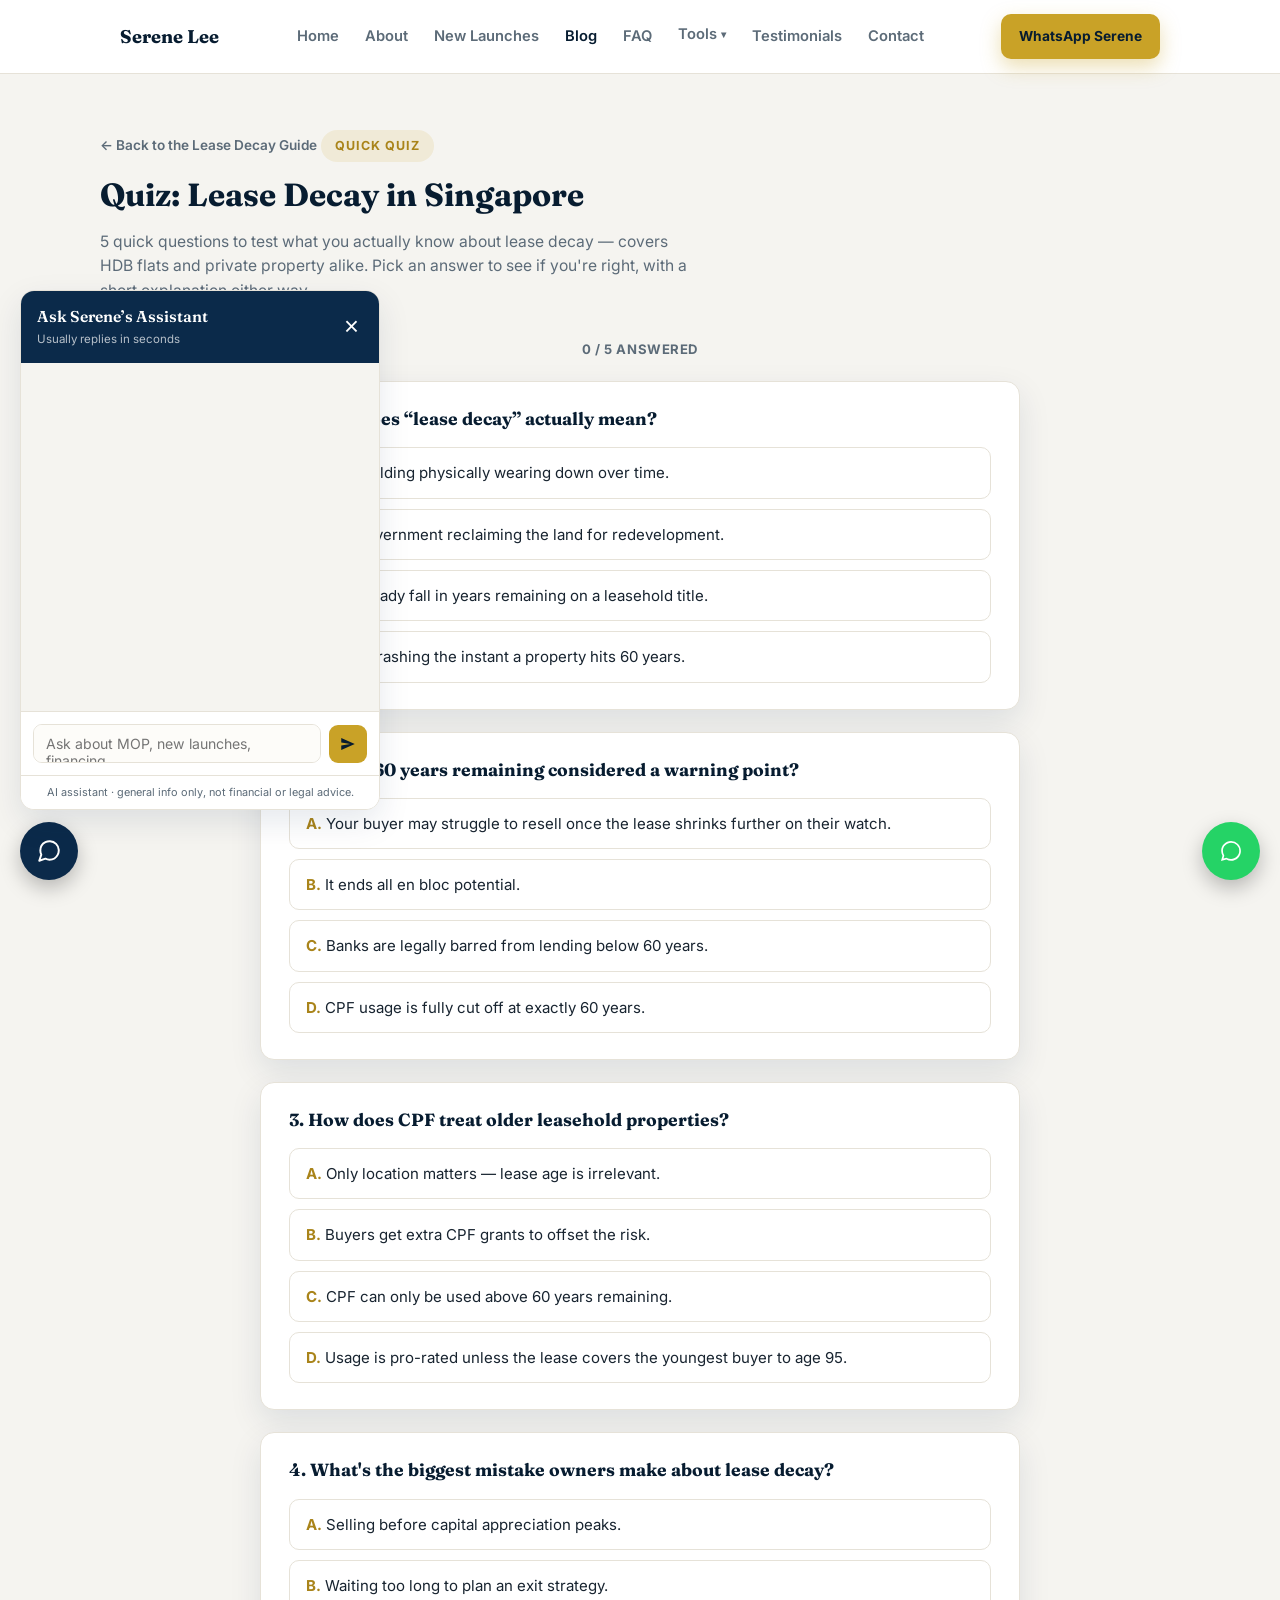
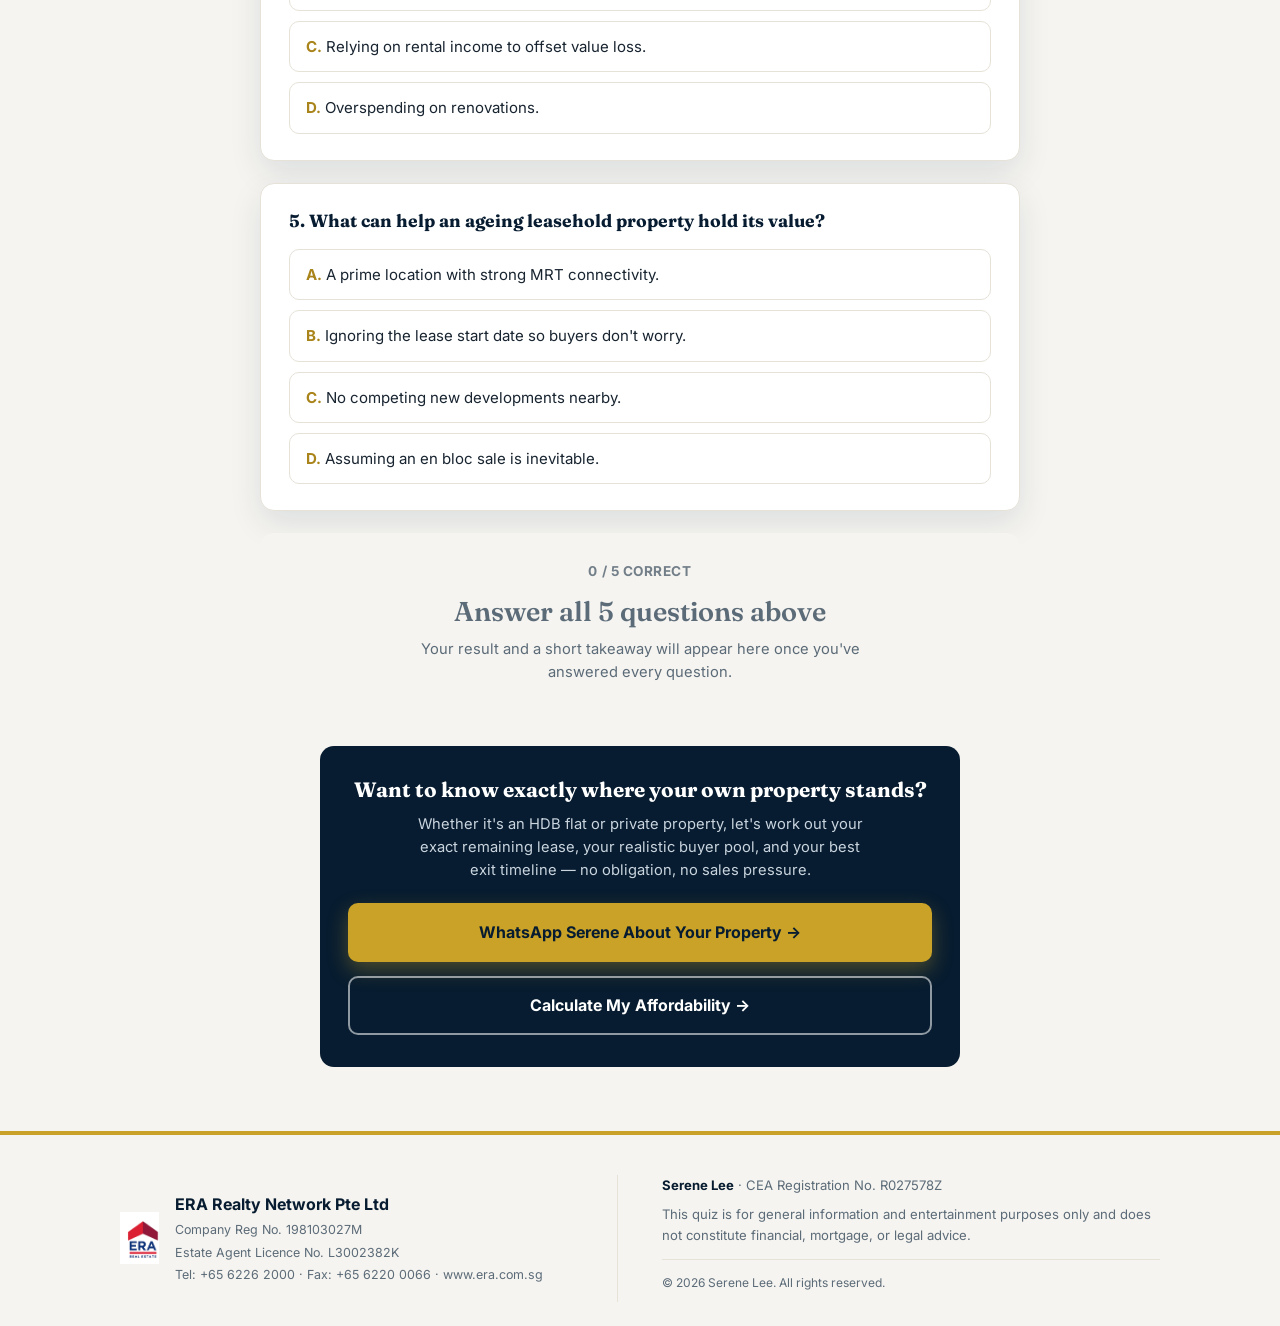
<file: quiz-lease-decay.html>
<!DOCTYPE html>
<html lang="en-SG">
<head>
<meta charset="UTF-8">
<meta name="viewport" content="width=device-width, initial-scale=1.0">
<title>Quiz: Lease Decay in Singapore | Serene Lee, ERA</title>
<meta name="description" content="Test what you know about lease decay in 5 quick questions — CPF rules, the 60-year warning point, and what actually protects an ageing HDB or condo's value.">
<link rel="canonical" href="https://sereneleeproperty.com/quiz-lease-decay.html">
<meta property="og:title" content="Quiz: Lease Decay in Singapore | Serene Lee, ERA">
<meta property="og:description" content="Test what you know about lease decay in 5 quick questions — CPF rules, the 60-year warning point, and what actually protects an ageing HDB or condo's value.">
<meta property="og:image" content="https://sereneleeproperty.com/assets/serene-photo.jpg">
<meta property="og:url" content="https://sereneleeproperty.com/quiz-lease-decay.html">
<meta property="og:type" content="website">
<meta name="twitter:card" content="summary_large_image">
<meta name="twitter:title" content="Quiz: Lease Decay in Singapore | Serene Lee, ERA">
<meta name="twitter:description" content="Test what you know about lease decay in 5 quick questions — CPF rules, the 60-year warning point, and what actually protects an ageing HDB or condo's value.">
<meta name="twitter:image" content="https://sereneleeproperty.com/assets/serene-photo.jpg">
<link rel="icon" href="data:image/svg+xml,<svg xmlns=%22http://www.w3.org/2000/svg%22 viewBox=%220 0 100 100%22><rect width=%22100%22 height=%22100%22 rx=%2220%22 fill=%22%230b2a4a%22/><text x=%2250%22 y=%2266%22 font-size=%2258%22 text-anchor=%22middle%22 fill=%22%23c9a227%22 font-family=%22Georgia,serif%22>S</text></svg>">
<link rel="preconnect" href="https://fonts.googleapis.com">
<link rel="preconnect" href="https://fonts.gstatic.com" crossorigin>
<link href="https://fonts.googleapis.com/css2?family=Fraunces:wght@500;600;700&family=Inter:wght@400;500;600;700&display=swap" rel="stylesheet">
<link rel="stylesheet" href="styles.css">
</head>
<body>

<header>
  <div class="nav-wrap">
    <a href="index.html" class="brand">
      <strong>Serene Lee</strong>
    </a>
    <nav class="nav-links" id="navLinks">
      <a href="index.html">Home</a>
      <a href="about.html">About</a>
      <a href="new-launches.html">New Launches</a>
      <a href="blog.html" class="active">Blog</a>
      <a href="faq.html">FAQ</a>
      <div class="nav-dropdown">
        <button type="button" class="nav-dropdown-toggle">Tools <span class="caret">&#9662;</span></button>
        <div class="nav-dropdown-menu">
          <a href="calculator.html">Affordability Calculator</a>
          <a href="upgrade-checklist.html">Upgrade Checklist</a>
        </div>
      </div>
      <a href="testimonials.html">Testimonials</a>
      <a href="contact.html">Contact</a>
    </nav>
    <div class="nav-cta">
      <a href="https://wa.me/6580868568?text=Hi%20Serene%2C%20I%20found%20your%20website%20and%20would%20like%20to%20find%20out%20more." target="_blank" rel="noopener" class="btn btn-gold btn-sm">WhatsApp Serene</a>
      <button class="nav-toggle" id="navToggle" aria-label="Toggle menu">&#9776;</button>
    </div>
  </div>
</header>

<div class="page-hero container">
  <a href="blog-post-lease-decay-99-year-property.html" class="post-back">&larr; Back to the Lease Decay Guide</a>
  <span class="eyebrow">Quick Quiz</span>
  <h1 style="font-size:2rem;max-width:700px;">Quiz: Lease Decay in Singapore</h1>
  <p class="quiz-intro">5 quick questions to test what you actually know about lease decay — covers HDB flats and private property alike. Pick an answer to see if you're right, with a short explanation either way.</p>
</div>

<section style="padding-top:10px;">

  <div class="quiz-progress" id="quizProgress">0 / 5 answered</div>

  <!-- QUESTION 1 -->
  <div class="quiz-group" id="q1" data-qid="1">
    <h2>1. What does &ldquo;lease decay&rdquo; actually mean?</h2>
    <label class="quiz-option" data-correct="false">
      <input type="radio" name="q1">
      <span><span class="quiz-letter">A.</span> The building physically wearing down over time.</span>
    </label>
    <label class="quiz-option" data-correct="false">
      <input type="radio" name="q1">
      <span><span class="quiz-letter">B.</span> The government reclaiming the land for redevelopment.</span>
    </label>
    <label class="quiz-option" data-correct="true">
      <input type="radio" name="q1">
      <span><span class="quiz-letter">C.</span> The steady fall in years remaining on a leasehold title.</span>
    </label>
    <label class="quiz-option" data-correct="false">
      <input type="radio" name="q1">
      <span><span class="quiz-letter">D.</span> Value crashing the instant a property hits 60 years.</span>
    </label>
    <div class="quiz-explain" data-correct-note="Correct — lease decay is simply the clock running down on the years you have left." data-wrong-note="Not quite."></div>
  </div>

  <!-- QUESTION 2 -->
  <div class="quiz-group" id="q2" data-qid="2">
    <h2>2. Why is 60 years remaining considered a warning point?</h2>
    <label class="quiz-option" data-correct="true">
      <input type="radio" name="q2">
      <span><span class="quiz-letter">A.</span> Your buyer may struggle to resell once the lease shrinks further on their watch.</span>
    </label>
    <label class="quiz-option" data-correct="false">
      <input type="radio" name="q2">
      <span><span class="quiz-letter">B.</span> It ends all en bloc potential.</span>
    </label>
    <label class="quiz-option" data-correct="false">
      <input type="radio" name="q2">
      <span><span class="quiz-letter">C.</span> Banks are legally barred from lending below 60 years.</span>
    </label>
    <label class="quiz-option" data-correct="false">
      <input type="radio" name="q2">
      <span><span class="quiz-letter">D.</span> CPF usage is fully cut off at exactly 60 years.</span>
    </label>
    <div class="quiz-explain" data-correct-note="Correct — a 20-year hold from 60 years leaves the next buyer just 40, and a smaller pool of buyers." data-wrong-note="Not quite."></div>
  </div>

  <!-- QUESTION 3 -->
  <div class="quiz-group" id="q3" data-qid="3">
    <h2>3. How does CPF treat older leasehold properties?</h2>
    <label class="quiz-option" data-correct="false">
      <input type="radio" name="q3">
      <span><span class="quiz-letter">A.</span> Only location matters &mdash; lease age is irrelevant.</span>
    </label>
    <label class="quiz-option" data-correct="false">
      <input type="radio" name="q3">
      <span><span class="quiz-letter">B.</span> Buyers get extra CPF grants to offset the risk.</span>
    </label>
    <label class="quiz-option" data-correct="false">
      <input type="radio" name="q3">
      <span><span class="quiz-letter">C.</span> CPF can only be used above 60 years remaining.</span>
    </label>
    <label class="quiz-option" data-correct="true">
      <input type="radio" name="q3">
      <span><span class="quiz-letter">D.</span> Usage is pro-rated unless the lease covers the youngest buyer to age 95.</span>
    </label>
    <div class="quiz-explain" data-correct-note="Correct — short of that, the usable CPF amount is scaled down. Below 20 years remaining, no CPF can be used at all." data-wrong-note="Not quite."></div>
  </div>

  <!-- QUESTION 4 -->
  <div class="quiz-group" id="q4" data-qid="4">
    <h2>4. What's the biggest mistake owners make about lease decay?</h2>
    <label class="quiz-option" data-correct="false">
      <input type="radio" name="q4">
      <span><span class="quiz-letter">A.</span> Selling before capital appreciation peaks.</span>
    </label>
    <label class="quiz-option" data-correct="true">
      <input type="radio" name="q4">
      <span><span class="quiz-letter">B.</span> Waiting too long to plan an exit strategy.</span>
    </label>
    <label class="quiz-option" data-correct="false">
      <input type="radio" name="q4">
      <span><span class="quiz-letter">C.</span> Relying on rental income to offset value loss.</span>
    </label>
    <label class="quiz-option" data-correct="false">
      <input type="radio" name="q4">
      <span><span class="quiz-letter">D.</span> Overspending on renovations.</span>
    </label>
    <div class="quiz-explain" data-correct-note="Correct — the longer owners wait, the fewer options and buyers remain." data-wrong-note="Not quite."></div>
  </div>

  <!-- QUESTION 5 -->
  <div class="quiz-group" id="q5" data-qid="5">
    <h2>5. What can help an ageing leasehold property hold its value?</h2>
    <label class="quiz-option" data-correct="true">
      <input type="radio" name="q5">
      <span><span class="quiz-letter">A.</span> A prime location with strong MRT connectivity.</span>
    </label>
    <label class="quiz-option" data-correct="false">
      <input type="radio" name="q5">
      <span><span class="quiz-letter">B.</span> Ignoring the lease start date so buyers don't worry.</span>
    </label>
    <label class="quiz-option" data-correct="false">
      <input type="radio" name="q5">
      <span><span class="quiz-letter">C.</span> No competing new developments nearby.</span>
    </label>
    <label class="quiz-option" data-correct="false">
      <input type="radio" name="q5">
      <span><span class="quiz-letter">D.</span> Assuming an en bloc sale is inevitable.</span>
    </label>
    <div class="quiz-explain" data-correct-note="Correct — location and connectivity can offset a shortening lease." data-wrong-note="Not quite."></div>
  </div>

  <!-- FINAL SCORE -->
  <div class="score-panel score-neutral" id="scorePanel">
    <div class="score-fraction"><span id="scoreValue">0</span> / 5 correct</div>
    <div class="score-band-label" id="scoreBandLabel">Answer all 5 questions above</div>
    <div class="score-desc" id="scoreBandDesc">Your result and a short takeaway will appear here once you've answered every question.</div>
  </div>

  <button type="button" class="btn btn-outline quiz-retake" id="retakeBtn" style="display:none;border-color:var(--line);color:var(--navy-900);">Retake the Quiz</button>

  <!-- CTA -->
  <div class="checklist-cta-panel">
    <h3>Want to know exactly where your own property stands?</h3>
    <p>Whether it's an HDB flat or private property, let's work out your exact remaining lease, your realistic buyer pool, and your best exit timeline &mdash; no obligation, no sales pressure.</p>
    <div class="checklist-cta-row">
      <a href="https://wa.me/6580868568?text=Hi%20Serene%2C%20I%20just%20did%20your%20lease%20decay%20quiz%20and%20would%20like%20to%20talk%20through%20my%20own%20property." target="_blank" rel="noopener" class="btn btn-gold btn-block">WhatsApp Serene About Your Property &rarr;</a>
      <a href="calculator.html" class="btn btn-outline btn-block">Calculate My Affordability &rarr;</a>
    </div>
  </div>

</section>

<!-- FOOTER -->
<footer>
  <div class="container">
    <div class="footer-era">
      <img src="assets/era-logo.png" alt="ERA Realty Network logo" class="era-logo">
      <div>
        <div class="footer-era-name">ERA Realty Network Pte Ltd</div>
        <div class="footer-era-line">Company Reg No. 198103027M</div>
        <div class="footer-era-line">Estate Agent Licence No. L3002382K</div>
        <div class="footer-era-line">Tel: +65 6226 2000 &middot; Fax: +65 6220 0066 &middot; www.era.com.sg</div>
      </div>
    </div>
    <div class="legal-box">
      <p><strong>Serene Lee</strong> &middot; CEA Registration No. R027578Z</p>
      <p>This quiz is for general information and entertainment purposes only and does not constitute financial, mortgage, or legal advice.</p>
      <p>&copy; <span id="year"></span> Serene Lee. All rights reserved.</p>
    </div>
  </div>
</footer>

<a href="https://wa.me/6580868568?text=Hi%20Serene%2C%20I%20found%20your%20website%20and%20would%20like%20to%20find%20out%20more." target="_blank" rel="noopener" class="fab-wa" aria-label="Chat on WhatsApp">
  <svg width="30" height="30" viewBox="0 0 24 24" fill="white"><path d="M17.6 6.32A7.85 7.85 0 0 0 12.04 4c-4.34 0-7.87 3.53-7.87 7.87 0 1.39.36 2.74 1.05 3.93L4 20l4.32-1.13a7.86 7.86 0 0 0 3.72.95h.01c4.34 0 7.87-3.53 7.87-7.87 0-2.1-.82-4.08-2.32-5.63zm-5.56 12.1h-.01a6.5 6.5 0 0 1-3.32-.91l-.24-.14-2.47.65.66-2.41-.16-.25a6.53 6.53 0 0 1-1-3.49c0-3.61 2.94-6.55 6.56-6.55a6.5 6.5 0 0 1 4.63 1.92 6.5 6.5 0 0 1 1.92 4.63c0 3.62-2.94 6.55-6.57 6.55z"/></svg>
</a>

<script src="main.js"></script>
<script src="chatbot.js"></script>
<script>
const quizGroups = document.querySelectorAll('.quiz-group');
const quizProgress = document.getElementById('quizProgress');
const scorePanel = document.getElementById('scorePanel');
const scoreValueEl = document.getElementById('scoreValue');
const scoreBandLabel = document.getElementById('scoreBandLabel');
const scoreBandDesc = document.getElementById('scoreBandDesc');
const retakeBtn = document.getElementById('retakeBtn');

let answered = {};

function updateProgressAndScore(){
  const total = quizGroups.length;
  const answeredCount = Object.keys(answered).length;
  quizProgress.textContent = `${answeredCount} / ${total} answered`;

  if (answeredCount < total){
    scorePanel.classList.remove('score-green','score-amber','score-red');
    scorePanel.classList.add('score-neutral');
    scoreValueEl.textContent = Object.values(answered).filter(Boolean).length;
    scoreBandLabel.textContent = 'Answer all 5 questions above';
    scoreBandDesc.textContent = "Your result and a short takeaway will appear here once you've answered every question.";
    retakeBtn.style.display = 'none';
    return;
  }

  const correctCount = Object.values(answered).filter(Boolean).length;
  scoreValueEl.textContent = correctCount;

  let band, label, desc;
  if (correctCount === 5){
    band = 'score-green';
    label = '🟢 Lease Decay Pro';
    desc = "You've got a sharp grasp of how lease decay actually works — CPF, buyer pool and all.";
  } else if (correctCount >= 3){
    band = 'score-amber';
    label = '🟡 Good Grasp, a Few Gaps';
    desc = 'You know the basics — worth re-reading the guide above to close the gaps before you make a move.';
  } else {
    band = 'score-red';
    label = '🔴 Time for a Refresher';
    desc = "Lease decay affects your CPF, financing and buyer pool more than most owners realise — the guide above is worth a proper read.";
  }
  scorePanel.classList.remove('score-neutral','score-green','score-amber','score-red');
  scorePanel.classList.add(band);
  scoreBandLabel.textContent = label;
  scoreBandDesc.textContent = desc;
  retakeBtn.style.display = 'block';
}

quizGroups.forEach(group => {
  const qid = group.dataset.qid;
  const options = group.querySelectorAll('.quiz-option');
  const explain = group.querySelector('.quiz-explain');

  options.forEach(opt => {
    opt.addEventListener('click', function(e){
      if (group.classList.contains('answered')) { e.preventDefault(); return; }
      group.classList.add('answered');

      const isCorrect = opt.dataset.correct === 'true';
      options.forEach(o => {
        if (o.dataset.correct === 'true') o.classList.add('correct');
        else if (o === opt) o.classList.add('incorrect');
      });

      explain.textContent = isCorrect ? explain.dataset.correctNote : (explain.dataset.wrongNote + ' ' + explain.dataset.correctNote);
      explain.classList.add('show');

      answered[qid] = isCorrect;
      updateProgressAndScore();
    });
  });
});

retakeBtn.addEventListener('click', function(){
  answered = {};
  quizGroups.forEach(group => {
    group.classList.remove('answered');
    group.querySelectorAll('.quiz-option').forEach(o => {
      o.classList.remove('correct','incorrect');
      const input = o.querySelector('input');
      if (input) input.checked = false;
    });
    const explain = group.querySelector('.quiz-explain');
    explain.classList.remove('show');
    explain.textContent = '';
  });
  updateProgressAndScore();
  window.scrollTo({ top: document.getElementById('q1').offsetTop - 100, behavior: 'smooth' });
});

updateProgressAndScore();
</script>
</body>
</html>
</file>
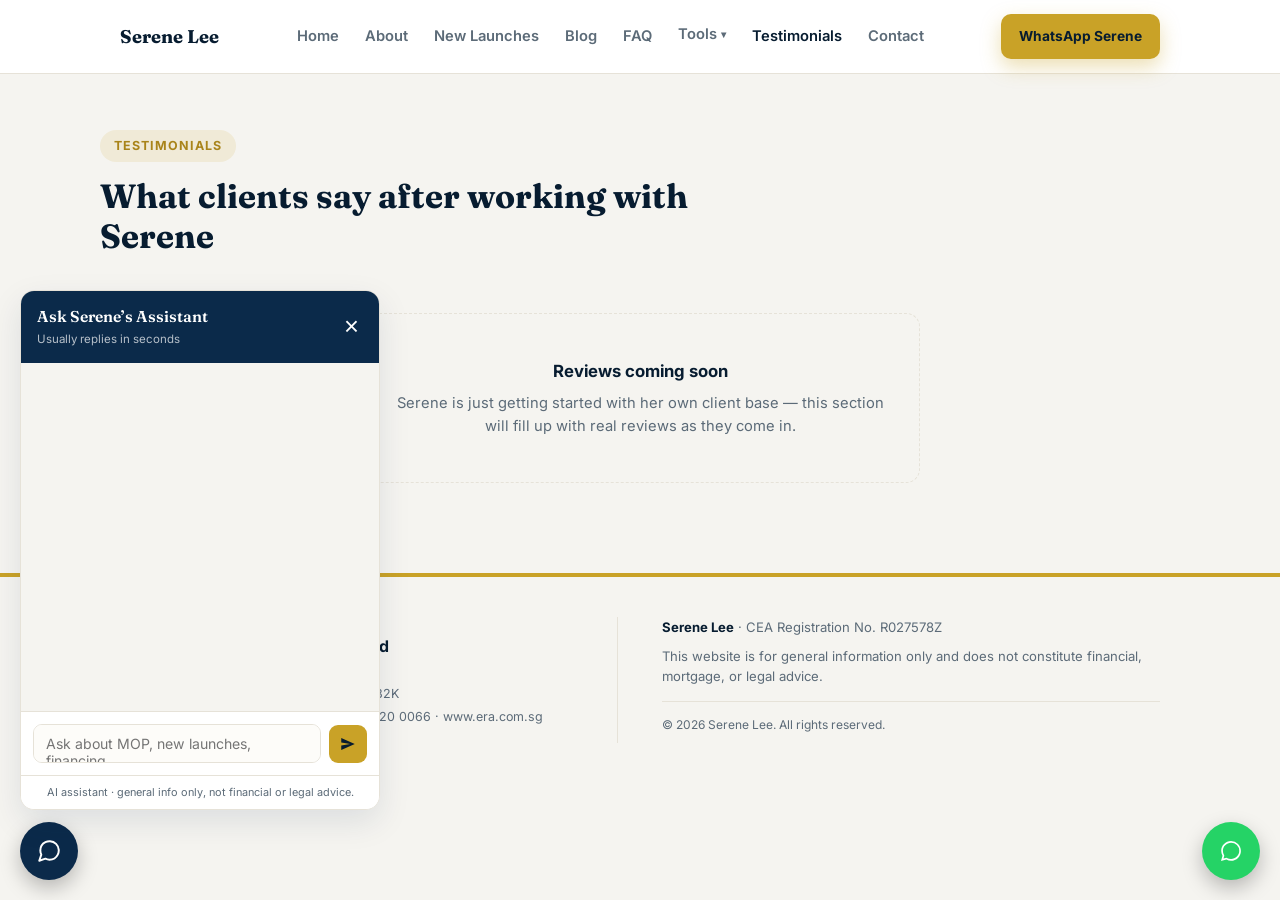
<file: testimonials.html>
<!DOCTYPE html>
<html lang="en-SG">
<head>
<meta charset="UTF-8">
<meta name="viewport" content="width=device-width, initial-scale=1.0">
<title>Testimonials | Serene Lee, ERA Realty</title>
<meta name="description" content="What clients say after working with Serene Lee, ERA Realty associate.">
<link rel="canonical" href="https://sereneleeproperty.com/testimonials.html">
<meta property="og:title" content="Testimonials | Serene Lee, ERA Realty">
<meta property="og:description" content="What clients say after working with Serene Lee, ERA Realty associate.">
<meta property="og:image" content="https://sereneleeproperty.com/assets/serene-photo.jpg">
<meta property="og:url" content="https://sereneleeproperty.com/testimonials.html">
<meta property="og:type" content="website">
<meta name="twitter:card" content="summary_large_image">
<meta name="twitter:title" content="Testimonials | Serene Lee, ERA Realty">
<meta name="twitter:description" content="What clients say after working with Serene Lee, ERA Realty associate.">
<meta name="twitter:image" content="https://sereneleeproperty.com/assets/serene-photo.jpg">
<script type="application/ld+json">
{
  "@context": "https://schema.org",
  "@type": "RealEstateAgent",
  "name": "Serene Lee",
  "url": "https://sereneleeproperty.com/",
  "image": "https://sereneleeproperty.com/assets/serene-photo.jpg",
  "telephone": "+65-8086-8568",
  "email": "serenelcc@gmail.com",
  "areaServed": { "@type": "Country", "name": "Singapore" },
  "memberOf": {
    "@type": "Organization",
    "name": "ERA Realty Network Pte Ltd",
    "url": "https://www.era.com.sg",
    "telephone": "+65-6226-2000"
  },
  "address": {
    "@type": "PostalAddress",
    "streetAddress": "450 Lorong 6 Toa Payoh, #03-01 ERA APAC Centre",
    "addressLocality": "Singapore",
    "postalCode": "319394",
    "addressCountry": "SG"
  },
  "identifier": "CEA Registration No. R027578Z"
}
</script>
<link rel="icon" href="data:image/svg+xml,<svg xmlns=%22http://www.w3.org/2000/svg%22 viewBox=%220 0 100 100%22><rect width=%22100%22 height=%22100%22 rx=%2220%22 fill=%22%230b2a4a%22/><text x=%2250%22 y=%2266%22 font-size=%2258%22 text-anchor=%22middle%22 fill=%22%23c9a227%22 font-family=%22Georgia,serif%22>S</text></svg>">
<link rel="preconnect" href="https://fonts.googleapis.com">
<link rel="preconnect" href="https://fonts.gstatic.com" crossorigin>
<link href="https://fonts.googleapis.com/css2?family=Fraunces:wght@500;600;700&family=Inter:wght@400;500;600;700&display=swap" rel="stylesheet">
<link rel="stylesheet" href="styles.css">
</head>
<body>

<header>
  <div class="nav-wrap">
    <a href="index.html" class="brand">
      <strong>Serene Lee</strong>
    </a>
    <nav class="nav-links" id="navLinks">
      <a href="index.html">Home</a>
      <a href="about.html">About</a>
      <a href="new-launches.html">New Launches</a>
      <a href="blog.html">Blog</a>
      <a href="faq.html">FAQ</a>
      <div class="nav-dropdown">
        <button type="button" class="nav-dropdown-toggle">Tools <span class="caret">&#9662;</span></button>
        <div class="nav-dropdown-menu">
          <a href="calculator.html">Affordability Calculator</a>
          <a href="upgrade-checklist.html">Upgrade Checklist</a>
        </div>
      </div>
      <a href="testimonials.html" class="active">Testimonials</a>
      <a href="contact.html">Contact</a>
    </nav>
    <div class="nav-cta">
      <a href="https://wa.me/6580868568?text=Hi%20Serene%2C%20I%20found%20your%20website%20and%20would%20like%20to%20find%20out%20more." target="_blank" rel="noopener" class="btn btn-gold btn-sm">WhatsApp Serene</a>
      <button class="nav-toggle" id="navToggle" aria-label="Toggle menu">&#9776;</button>
    </div>
  </div>
</header>

<div class="page-hero container">
  <span class="eyebrow">Testimonials</span>
  <h1 style="font-size:2.1rem;max-width:700px;">What clients say after working with Serene</h1>
</div>

<section style="padding:20px 0 90px;display:flex;justify-content:center;">
  <div class="testi-empty">
    <div class="headline">Reviews coming soon</div>
    <p>Serene is just getting started with her own client base — this section will fill up with real reviews as they come in.</p>
  </div>
</section>

<!-- FOOTER -->
<footer>
  <div class="container">
    <div class="footer-era">
      <img src="assets/era-logo.png" alt="ERA Realty Network logo" class="era-logo">
      <div>
        <div class="footer-era-name">ERA Realty Network Pte Ltd</div>
        <div class="footer-era-line">Company Reg No. 198103027M</div>
        <div class="footer-era-line">Estate Agent Licence No. L3002382K</div>
        <div class="footer-era-line">Tel: +65 6226 2000 &middot; Fax: +65 6220 0066 &middot; www.era.com.sg</div>
      </div>
    </div>
    <div class="legal-box">
      <p><strong>Serene Lee</strong> &middot; CEA Registration No. R027578Z</p>
      <p>This website is for general information only and does not constitute financial, mortgage, or legal advice.</p>
      <p>&copy; <span id="year"></span> Serene Lee. All rights reserved.</p>
    </div>
  </div>
</footer>

<a href="https://wa.me/6580868568?text=Hi%20Serene%2C%20I%20found%20your%20website%20and%20would%20like%20to%20find%20out%20more." target="_blank" rel="noopener" class="fab-wa" aria-label="Chat on WhatsApp">
  <svg width="30" height="30" viewBox="0 0 24 24" fill="white"><path d="M17.6 6.32A7.85 7.85 0 0 0 12.04 4c-4.34 0-7.87 3.53-7.87 7.87 0 1.39.36 2.74 1.05 3.93L4 20l4.32-1.13a7.86 7.86 0 0 0 3.72.95h.01c4.34 0 7.87-3.53 7.87-7.87 0-2.1-.82-4.08-2.32-5.63zm-5.56 12.1h-.01a6.5 6.5 0 0 1-3.32-.91l-.24-.14-2.47.65.66-2.41-.16-.25a6.53 6.53 0 0 1-1-3.49c0-3.61 2.94-6.55 6.56-6.55a6.5 6.5 0 0 1 4.63 1.92 6.5 6.5 0 0 1 1.92 4.63c0 3.62-2.94 6.55-6.57 6.55z"/></svg>
</a>

<script src="main.js"></script>
<script src="chatbot.js"></script>
</body>
</html>
</file>
<file: styles.css>
/* ==========================================================
   Serene Lee | sereneleeproperty.com — shared stylesheet
   Used by every page in the multi-page site.
========================================================== */
:root{
  --navy:#0b2a4a;
  --navy-800:#0f3b63;
  --navy-900:#071c30;
  --gold:#c9a227;
  --gold-dark:#a9841a;
  --cream:#f5f4f0;
  --cream-2:#f5f4f0;
  --ink:#182430;
  --muted:#5c6b78;
  --line:#e6e2d8;
  --success-bg:#eaf3ec;
  --success-ink:#1f5c3e;
  --amber-bg:#fbf1e0;
  --amber-ink:#8a5a12;
  --danger:#c0392b;
  --radius:14px;
  --shadow:0 12px 32px rgba(11,42,74,0.10);
}
*{box-sizing:border-box;}
html{scroll-behavior:smooth;}
body{
  margin:0;
  font-family:'Inter',-apple-system,BlinkMacSystemFont,'Segoe UI',sans-serif;
  color:var(--ink);
  background:var(--cream);
  line-height:1.55;
  -webkit-font-smoothing:antialiased;
}
h1,h2,h3,h4{
  font-family:'Fraunces',Georgia,serif;
  color:var(--navy-900);
  margin:0 0 .5em;
  line-height:1.2;
}
img{max-width:100%;display:block;}
a{color:inherit;}
.container{max-width:1080px;margin:0 auto;padding:0 20px;}
section{padding:64px 0;}
@media(max-width:640px){section{padding:44px 0;}}
.eyebrow{
  display:inline-block;
  font-size:.78rem;
  font-weight:700;
  letter-spacing:.08em;
  text-transform:uppercase;
  color:var(--gold-dark);
  background:rgba(201,162,39,.12);
  padding:6px 14px;
  border-radius:999px;
  margin-bottom:14px;
}
.btn{
  display:inline-flex;
  align-items:center;
  justify-content:center;
  gap:8px;
  padding:15px 28px;
  border-radius:10px;
  font-weight:700;
  font-size:1rem;
  text-decoration:none;
  cursor:pointer;
  border:2px solid transparent;
  transition:transform .15s ease, box-shadow .15s ease, background .15s ease;
  font-family:'Inter',sans-serif;
}
.btn:active{transform:translateY(1px);}
.btn-gold{background:var(--gold);color:var(--navy-900);box-shadow:0 8px 20px rgba(201,162,39,.35);}
.btn-gold:hover{background:var(--gold-dark);}
.btn-outline{background:transparent;border-color:rgba(255,255,255,.55);color:#fff;}
.btn-outline:hover{background:rgba(255,255,255,.12);}
.btn-navy{background:var(--navy);color:#fff;}
.btn-navy:hover{background:var(--navy-800);}
.btn-block{width:100%;}
.btn-sm{padding:10px 16px;font-size:.86rem;}

/* HEADER / NAV */
header{
  position:sticky;top:0;z-index:50;
  background:rgba(255,255,255,.95);
  backdrop-filter:blur(8px);
  border-bottom:1px solid var(--line);
}
.nav-wrap{
  display:flex;align-items:center;justify-content:space-between;
  gap:20px;padding:14px 20px;max-width:1080px;margin:0 auto;
}
.brand{display:flex;flex-direction:column;line-height:1.1;font-family:'Fraunces',serif;text-decoration:none;}
.brand strong{font-size:1.15rem;color:var(--navy-900);}
.brand span{font-size:.7rem;color:var(--muted);font-family:'Inter',sans-serif;letter-spacing:.02em;}
.nav-links{display:flex;gap:26px;font-size:.92rem;font-weight:600;}
.nav-links a{color:var(--muted);text-decoration:none;white-space:nowrap;}
.nav-links a:hover{color:var(--navy-900);}
.nav-links a.active{color:var(--navy-900);}
.nav-cta{display:flex;gap:10px;align-items:center;}
.nav-toggle{
  display:none;background:none;border:none;font-size:1.5rem;line-height:1;
  cursor:pointer;color:var(--navy-900);padding:4px 6px;
}
.nav-dropdown{position:relative;}
.nav-dropdown-toggle{
  background:none;border:none;font-family:'Inter',sans-serif;font-size:.92rem;font-weight:600;
  color:var(--muted);cursor:pointer;padding:0;display:flex;align-items:center;gap:4px;
}
.nav-dropdown-toggle .caret{font-size:.7em;line-height:1;}
.nav-dropdown-toggle:hover,.nav-dropdown-toggle.active{color:var(--navy-900);}
.nav-dropdown-menu{
  display:none;position:absolute;top:100%;left:0;margin-top:14px;
  background:#fff;border:1px solid var(--line);border-radius:10px;
  box-shadow:0 12px 24px rgba(11,42,74,.12);padding:8px;min-width:210px;z-index:50;
}
.nav-dropdown-menu a{display:block;padding:9px 12px;border-radius:6px;font-size:.88rem;white-space:nowrap;}
.nav-dropdown-menu a:hover{background:var(--cream-2);}
.nav-dropdown:hover .nav-dropdown-menu,.nav-dropdown.open .nav-dropdown-menu{display:block;}
@media(max-width:900px){
  .nav-links{
    display:none;position:absolute;top:100%;left:0;right:0;
    background:#fff;border-bottom:1px solid var(--line);
    flex-direction:column;gap:0;padding:8px 0;box-shadow:0 12px 24px rgba(11,42,74,.08);
  }
  .nav-links.open{display:flex;}
  .nav-links a{padding:12px 24px;border-bottom:1px solid var(--cream-2);}
  .nav-toggle{display:block;}
  .nav-wrap{position:relative;}
  .nav-dropdown-toggle{width:100%;justify-content:space-between;padding:12px 24px;border-bottom:1px solid var(--cream-2);}
  .nav-dropdown-menu{display:block;position:static;box-shadow:none;border:none;padding:0;margin:0;border-radius:0;background:var(--cream-2);}
  .nav-dropdown-menu a{padding:12px 24px 12px 40px;border-bottom:1px solid #fff;border-radius:0;}
  .nav-cta .btn-sm span.btn-label-full{display:none;}
}

/* HERO */
.hero{
  background:linear-gradient(160deg,var(--navy-900) 0%,var(--navy) 55%,var(--navy-800) 100%);
  color:#fff;padding:64px 0 56px;position:relative;overflow:hidden;
}
.hero::after{
  content:"";position:absolute;inset:0;
  background:radial-gradient(circle at 85% 10%, rgba(201,162,39,.18), transparent 45%);
  pointer-events:none;
}
.hero .container{position:relative;display:flex;gap:50px;align-items:center;flex-wrap:wrap;}
.hero-copy{flex:1;min-width:280px;}
.hero h1{color:#fff;font-size:2.15rem;max-width:600px;}
.hero p.lead{font-size:1.06rem;color:#d9e2ec;max-width:540px;margin-bottom:26px;}
.hero .cta-row{display:flex;flex-wrap:wrap;gap:14px;margin-bottom:30px;}
.hero-photo{
  width:220px;height:300px;object-fit:cover;border-radius:14px;
  box-shadow:0 20px 50px rgba(0,0,0,.35);flex-shrink:0;
}
.trust-row{display:flex;flex-wrap:wrap;gap:10px;}
.trust-chip{
  font-size:.8rem;font-weight:600;color:#eef2f6;
  background:rgba(255,255,255,.08);border:1px solid rgba(255,255,255,.18);
  padding:8px 14px;border-radius:999px;
}
.page-hero{padding:56px 0 20px;}
.page-hero p{color:var(--muted);max-width:600px;font-size:.98rem;}

/* SECTION HEAD */
.section-head{text-align:center;max-width:640px;margin:0 auto 40px;}
.section-head p{color:var(--muted);font-size:1.02rem;}
.section-band{display:flex;justify-content:space-between;align-items:flex-end;margin-bottom:28px;flex-wrap:wrap;gap:12px;}
.section-band .see-all{font-weight:700;color:var(--navy-900);font-size:.9rem;text-decoration:none;}
.band-alt{background:var(--cream-2);}

/* CHIPS */
.chip-row{display:flex;gap:10px;margin:18px 0 22px;flex-wrap:wrap;}
.chip{
  background:var(--cream-2);border:1px solid var(--line);padding:8px 14px;
  border-radius:999px;font-size:.82rem;font-weight:600;color:var(--navy-900);
}

/* NEW LAUNCHES: filter + sort bar */
.filter-bar{display:flex;flex-wrap:wrap;gap:16px 28px;align-items:center;justify-content:space-between;margin-bottom:24px;padding-bottom:20px;border-bottom:1px solid var(--line);}
.filter-group{display:flex;flex-wrap:wrap;gap:8px;align-items:center;}
.filter-group-label{font-weight:600;font-size:.8rem;color:var(--muted);margin-right:2px;}
.filter-chip{background:#fff;border:1px solid var(--line);padding:7px 14px;border-radius:999px;font-size:.82rem;font-weight:600;color:var(--navy-900);cursor:pointer;transition:border-color .15s,background .15s,color .15s;}
.filter-chip:hover{border-color:var(--gold-dark);}
.filter-chip.active{background:var(--navy-900);border-color:var(--navy-900);color:#fff;}
.sort-select{padding:8px 12px;border-radius:9px;border:1.5px solid var(--line);font-size:.85rem;font-family:'Inter',sans-serif;color:var(--navy-900);background:#fff;cursor:pointer;}
.sort-select:focus{outline:none;border-color:var(--gold);}
.no-results{color:var(--muted);font-size:.95rem;padding:30px 0;text-align:center;}

/* CARD GRIDS: launches + blog preview */
.card-grid{display:grid;grid-template-columns:repeat(3,1fr);gap:22px;}
@media(max-width:860px){.card-grid{grid-template-columns:1fr 1fr;}}
@media(max-width:600px){.card-grid{grid-template-columns:1fr;}}
.card-grid.two-col{grid-template-columns:repeat(2,1fr);}
@media(max-width:600px){.card-grid.two-col{grid-template-columns:1fr;}}
.launch-card{background:#fff;border:1px solid var(--line);border-radius:var(--radius);overflow:hidden;display:flex;flex-direction:column;text-decoration:none;color:inherit;}
.launch-thumb{height:150px;position:relative;overflow:hidden;background:var(--cream-2);}
.launch-thumb img{width:100%;height:100%;object-fit:cover;display:block;}
.launch-status{
  position:absolute;top:12px;left:12px;background:#fff;color:var(--navy-900);
  font-size:.7rem;font-weight:700;padding:4px 10px;border-radius:999px;
}
.launch-body{padding:18px;flex:1;display:flex;flex-direction:column;}
.launch-name{font-weight:700;font-family:'Fraunces',serif;font-size:1.05rem;}
.launch-meta{color:var(--muted);font-size:.82rem;margin:6px 0;}
.launch-price{color:var(--gold-dark);font-weight:700;font-size:.92rem;margin-bottom:14px;}
.launch-body .btn{margin-top:auto;}

.blog-card{border:1px solid var(--line);border-radius:var(--radius);padding:20px;background:#fff;}
.blog-tag{font-size:.7rem;font-weight:700;padding:4px 10px;border-radius:999px;background:var(--cream-2);color:var(--navy-900);}
.blog-title{font-family:'Fraunces',serif;font-weight:600;font-size:1.05rem;margin:12px 0 8px;}
.blog-excerpt{color:var(--muted);font-size:.85rem;line-height:1.55;}

.blog-list{display:flex;flex-direction:column;gap:1px;background:var(--line);border:1px solid var(--line);border-radius:var(--radius);overflow:hidden;}
.blog-row{background:#fff;padding:26px;display:flex;gap:24px;align-items:center;}
@media(max-width:600px){.blog-row{flex-direction:column;align-items:flex-start;}}
.blog-row-thumb{width:170px;height:110px;border-radius:10px;flex-shrink:0;}
@media(max-width:600px){.blog-row-thumb{width:100%;height:140px;}}

/* TESTIMONIAL PLACEHOLDER */
.testi-empty{
  background:var(--cream-2);border:1.5px dashed var(--line);border-radius:var(--radius);
  text-align:center;padding:44px 30px;max-width:560px;margin:0 auto;
}
.testi-empty .headline{color:var(--navy-900);font-weight:700;font-size:1.05rem;margin-bottom:8px;}
.testi-empty p{color:var(--muted);font-size:.92rem;margin:0;}
.testi-band{background:var(--navy-900);text-align:center;}
.testi-band .headline{color:#fff;font-weight:700;font-size:1.05rem;margin-bottom:6px;}
.testi-band p{color:#9fb2c2;font-size:.9rem;max-width:520px;margin:0 auto;}

/* CTA BANNER: text and buttons split into two even 50/50 columns */
.cta-banner{background:var(--gold);display:flex;align-items:center;justify-content:space-between;gap:20px;flex-wrap:wrap;}
.cta-banner h2{margin:0;font-size:1.5rem;color:var(--navy-900);flex:1 1 0;min-width:240px;}
.cta-banner .btns{display:flex;gap:14px;flex-wrap:wrap;flex:1 1 0;min-width:240px;justify-content:flex-end;}
@media(max-width:700px){
  .cta-banner .btns{justify-content:flex-start;}
}

/* ABOUT */
.about-grid{display:grid;grid-template-columns:300px 1fr;gap:46px;align-items:start;}
@media(max-width:760px){.about-grid{grid-template-columns:1fr;}}
.about-photo{border-radius:var(--radius);overflow:hidden;box-shadow:var(--shadow);border:1px solid var(--line);width:100%;max-width:300px;}
.about-copy p{line-height:1.55;font-size:1rem;max-width:620px;}

/* CARE mission list */
ul.care-list{margin:14px 0 22px;padding-left:20px;max-width:620px;}
ul.care-list li{margin-bottom:10px;line-height:1.6;font-size:.95rem;color:var(--muted);}
ul.care-list li strong{color:var(--navy-900);}
ul.care-list li::marker{color:var(--gold-dark);}

/* CALCULATOR (verbatim from live tested build) */
.calc-section{background:var(--cream);}
.calc-card{background:#fff;border:1px solid var(--line);border-radius:var(--radius);box-shadow:var(--shadow);padding:28px;max-width:720px;margin:0 auto;}
.field{margin-bottom:18px;}
.field label{display:block;font-weight:600;font-size:.92rem;margin-bottom:6px;color:var(--navy-900);}
.field .hint{font-size:.8rem;color:var(--muted);margin-top:4px;}
.field input[type="number"], .field input[type="text"], .field input[type="tel"], .field input[type="email"], .field select{
  width:100%;padding:12px 14px;border-radius:9px;border:1.5px solid var(--line);
  font-size:1rem;font-family:'Inter',sans-serif;background:#fdfcf9;color:var(--ink);
}
.field input:focus, .field select:focus{outline:none;border-color:var(--gold);background:#fff;}
.field-row{display:grid;grid-template-columns:1fr 1fr;gap:14px;}
@media(max-width:520px){.field-row{grid-template-columns:1fr;}}
.checkbox-row{display:flex;align-items:flex-start;gap:10px;margin-bottom:18px;font-size:.92rem;}
.checkbox-row input{margin-top:3px;width:18px;height:18px;flex-shrink:0;}
.cobuyer-block{display:none;border-left:3px solid var(--gold);padding-left:16px;margin:6px 0 18px;}
.cobuyer-block.show{display:block;}
.ptype-row{display:flex;gap:10px;flex-wrap:wrap;margin-top:8px;}
.ptype-option{display:flex;align-items:center;gap:7px;border:1px solid var(--line);border-radius:999px;padding:9px 16px;font-size:.9rem;cursor:pointer;color:var(--navy-900);background:#fff;transition:border-color .15s;}
.ptype-option:has(input:checked){border-color:var(--gold-dark);background:var(--cream-2);font-weight:600;}
.ptype-option input{accent-color:var(--gold-dark);width:16px;height:16px;}
.loantype-block{margin:0 0 18px;}
.live-total{display:flex;justify-content:space-between;gap:10px;font-size:.85rem;color:var(--muted);margin:-8px 0 18px;padding-top:8px;border-top:1px dashed var(--line);}
.live-total strong{color:var(--navy-900);font-size:.95rem;}
.financing-vars{border:1px solid var(--line);border-radius:10px;padding:16px;background:var(--cream-2);}
.slider-row{display:flex;align-items:center;gap:12px;margin-bottom:14px;}
.slider-row:last-of-type{margin-bottom:10px;}
.slider-label{flex:0 0 92px;font-size:.85rem;color:var(--navy-900);font-weight:600;}
.slider-row input[type="range"]{flex:1 1 auto;accent-color:var(--gold-dark);min-width:0;}
.slider-num-wrap{display:flex;align-items:center;gap:4px;flex:0 0 auto;}
.slider-number{width:52px;padding:6px 4px;text-align:center;border-radius:7px;border:1.5px solid var(--line);font-size:.9rem;font-family:'Inter',sans-serif;background:#fff;color:var(--ink);}
.slider-unit{font-size:.8rem;color:var(--muted);}
.divider{height:1px;background:var(--line);margin:22px 0;}
#resultsPanel{display:none;margin-top:32px;}
#resultsPanel.show{display:block;}
.result-hero{background:linear-gradient(135deg,var(--navy) 0%,var(--navy-800) 100%);color:#fff;border-radius:var(--radius);padding:26px;text-align:center;margin-bottom:18px;}
.result-hero .figure{font-family:'Fraunces',serif;font-size:2.1rem;font-weight:600;color:var(--gold);margin:6px 0;}
.result-hero .sub{font-size:.88rem;color:#c9d4de;}
.result-grid{display:grid;grid-template-columns:1fr 1fr;gap:14px;margin-bottom:18px;}
@media(max-width:520px){.result-grid{grid-template-columns:1fr;}}
.result-tile{background:var(--cream-2);border-radius:10px;padding:16px;}
.result-tile .label{font-size:.78rem;font-weight:700;text-transform:uppercase;letter-spacing:.04em;color:var(--muted);margin-bottom:4px;}
.result-tile .value{font-size:1.25rem;font-weight:700;color:var(--navy-900);font-family:'Fraunces',serif;}
.result-tile .note{font-size:.78rem;color:var(--muted);margin-top:4px;}
.result-tile-wide{grid-column:1/-1;border:1px solid var(--line);background:#fff;}
.slider-row input:disabled{opacity:.5;cursor:not-allowed;}
/* Always 2 columns, even on narrow phones — each line stacks its label above
   its value (rather than side-by-side) so long labels wrap onto their own
   lines instead of squeezing or clipping the number next to them. */
.scenario-grid{display:grid;grid-template-columns:1fr 1fr;gap:8px;margin-bottom:18px;}
.scenario-card{border:1px solid var(--line);border-radius:10px;padding:10px;background:#fff;min-width:0;}
.scenario-card-title{font-weight:700;color:var(--navy-900);font-size:.72rem;line-height:1.3;margin-bottom:8px;padding-bottom:6px;border-bottom:1px solid var(--line);display:flex;align-items:flex-end;}
.scenario-line{display:flex;flex-direction:column;gap:1px;font-size:.68rem;line-height:1.3;color:var(--muted);padding:5px 0;border-bottom:1px dashed var(--line);}
.scenario-line:last-child{border-bottom:none;}
.scenario-line strong{color:var(--navy-900);font-weight:700;font-size:.9rem;}
.scenario-line-highlight{margin-top:2px;padding-top:8px;border-top:1px solid var(--line);border-bottom:none;}
.scenario-line-highlight strong{color:var(--gold-dark);}
.scenario-line-highlight strong.gap-shortfall{color:var(--danger);font-weight:800;}
.scenario-note{font-size:.78rem;color:var(--muted);font-style:italic;}
.scenario-card-wide{margin-bottom:18px;}
.scenario-card-wide .scenario-note{margin-top:8px;}
/* Upfront Costs (BSD + Fees) is collapsed into one summary row by default —
   tap/click to expand the BSD / legal & resale fee / total-needed breakdown,
   so the card doesn't grow 3 lines taller for every buyer who doesn't need
   the detail. Native <details>/<summary> handles the show/hide, no JS needed. */
.scenario-details .scenario-line{border-bottom:1px dashed var(--line);}
.scenario-details .scenario-line:last-child{border-bottom:none;}
.scenario-summary{cursor:pointer;list-style:none;position:relative;padding-right:16px;-webkit-tap-highlight-color:transparent;}
.scenario-summary::-webkit-details-marker{display:none;}
.scenario-summary::after{content:'▾';position:absolute;right:0;top:50%;transform:translateY(-50%);font-size:.65em;color:var(--muted);transition:transform .15s ease;}
.scenario-details[open] .scenario-summary::after{transform:translateY(-50%) rotate(180deg);}
.scenario-details .scenario-line span{padding-left:10px;opacity:.9;}
@media(min-width:640px){
  .scenario-card{padding:16px;}
  .scenario-card-title{font-size:.9rem;margin-bottom:12px;padding-bottom:8px;}
  .scenario-line{flex-direction:row;justify-content:space-between;align-items:baseline;gap:10px;font-size:.85rem;padding:6px 0;}
  .scenario-line strong{font-size:.92rem;text-align:right;}
}
.fit-box{border-radius:10px;padding:16px 18px;margin-bottom:18px;font-size:.92rem;}
.fit-good{background:var(--success-bg);color:var(--success-ink);border:1px solid #bfe0cc;}
.fit-warn{background:var(--amber-bg);color:var(--amber-ink);border:1px solid #edd6a5;}
.hdb-note{background:#fff;border:1px dashed var(--line);border-radius:10px;padding:14px 16px;font-size:.88rem;color:var(--muted);margin-bottom:18px;}
.assumptions{font-size:.78rem;color:var(--muted);margin-bottom:20px;}
.disclaimer{background:#fff8ea;border:1.5px solid #e7cd8b;border-radius:10px;padding:18px 20px;font-size:.88rem;color:#5a4a1c;margin:26px 0;display:flex;gap:12px;align-items:flex-start;}
.disclaimer svg{flex-shrink:0;margin-top:2px;}
.gate-card{background:var(--navy-900);color:#fff;border-radius:var(--radius);padding:26px;text-align:center;margin-top:10px;}
.gate-card h3{color:#fff;}
.gate-card p{color:#cdd8e2;font-size:.92rem;margin-bottom:18px;}
#leadForm{display:none;text-align:left;margin-top:18px;}
#leadForm.show{display:block;}
#leadForm .field label{color:#fff;}
#leadForm .field input, #leadForm .field select{background:#12385c;border-color:#2c4f70;color:#fff;}
#leadForm .field input::placeholder{color:#93a7b8;}
#leadForm .field .hint{color:#9fb2c2;}
.thankyou{display:none;text-align:center;padding:10px 0;}
.thankyou.show{display:block;}
.thankyou .check{font-size:2.4rem;margin-bottom:8px;}
.error-text{color:#b03a2e;font-size:.82rem;margin-top:6px;display:none;}
.error-text.show{display:block;}

/* UPGRADE CHECKLIST PAGE */
.checklist-intro{max-width:640px;margin-bottom:6px;}
.checklist-group{background:#fff;border:1px solid var(--line);border-radius:var(--radius);box-shadow:var(--shadow);padding:26px 28px;max-width:760px;margin:0 auto 22px;}
.checklist-group h2{font-size:1.15rem;margin:0 0 16px;color:var(--navy-900);}
.checklist-group .checkbox-row{margin-bottom:14px;}
.checklist-group .checkbox-row:last-child{margin-bottom:0;}
.checklist-group .checkbox-row label{cursor:pointer;}
.checklist-nonscored-note{font-size:.78rem;color:var(--muted);margin:-8px 0 16px;font-style:italic;}
.score-panel{max-width:760px;margin:0 auto 26px;border-radius:var(--radius);padding:28px;text-align:center;transition:background .2s,color .2s;}
.score-panel .score-fraction{font-family:'Inter',sans-serif;font-weight:700;font-size:.85rem;letter-spacing:.04em;text-transform:uppercase;opacity:.85;}
.score-panel .score-band-label{font-family:'Fraunces',serif;font-size:1.7rem;font-weight:600;margin:8px 0 6px;}
.score-panel .score-desc{font-size:.92rem;max-width:480px;margin:0 auto;}
.score-panel.score-neutral{background:var(--cream-2);color:var(--muted);}
.score-panel.score-green{background:var(--success-bg);color:var(--success-ink);}
.score-panel.score-amber{background:var(--amber-bg);color:var(--amber-ink);}
.score-panel.score-red{background:#f7e6e3;color:var(--danger);}
.path-compare{max-width:760px;margin:0 auto;display:grid;grid-template-columns:1fr 1fr;gap:18px;}
@media(max-width:640px){.path-compare{grid-template-columns:1fr;}}
.path-card{background:#fff;border:1px solid var(--line);border-radius:var(--radius);padding:22px;}
.path-card h3{font-size:1rem;margin:0 0 12px;color:var(--navy-900);}
.path-card .path-count{font-size:.78rem;font-weight:700;color:var(--gold-dark);text-transform:uppercase;letter-spacing:.03em;margin-bottom:10px;}
.checklist-cta-panel{max-width:640px;margin:34px auto 0;text-align:center;background:var(--navy-900);color:#fff;border-radius:var(--radius);padding:32px 28px;}
.checklist-cta-panel h3{color:#fff;font-size:1.3rem;margin:0 0 10px;}
.checklist-cta-panel p{color:#c9d4de;font-size:.92rem;max-width:460px;margin:0 auto 22px;}
.checklist-cta-row{display:flex;gap:14px;justify-content:center;flex-wrap:wrap;}

/* NAME MODAL (before PDF + WhatsApp) */
.modal-overlay{
  display:none;position:fixed;inset:0;background:rgba(7,28,48,.55);
  align-items:center;justify-content:center;z-index:100;padding:16px;
  overflow-y:auto;
}
.modal-overlay.show{display:flex;}
.modal-card{
  background:#fff;border-radius:var(--radius);padding:20px 22px;max-width:340px;width:100%;
  box-shadow:0 20px 50px rgba(0,0,0,.3);max-height:calc(100vh - 32px);overflow-y:auto;margin:auto;
}
.modal-card h3{margin:0 0 4px;font-size:1.05rem;color:var(--navy-900);}
.modal-card p{margin:0 0 12px;color:var(--muted);font-size:.82rem;line-height:1.4;}
.modal-card .field{margin-bottom:10px;}
.modal-card .field label{font-size:.82rem;margin-bottom:4px;}
.modal-card .field input{padding:9px 12px;}
.modal-actions{display:flex;flex-direction:column;gap:8px;margin-top:4px;}
.btn-text{background:none;border:none;color:var(--muted);font-size:.82rem;font-weight:600;cursor:pointer;padding:4px;text-align:center;}
.btn-text:hover{color:var(--navy-900);}
.field.invalid input{border-color:#b03a2e;}

/* CONTACT */
.contact-grid{display:grid;grid-template-columns:1.1fr 1fr;gap:46px;}
@media(max-width:760px){.contact-grid{grid-template-columns:1fr;}}
.contact-form .field label{color:var(--navy-900);}
.wa-cta{
  display:flex;align-items:center;gap:12px;background:#1f7a4d;color:#fff;
  padding:16px 20px;border-radius:12px;text-decoration:none;font-weight:700;margin-bottom:20px;
}
.wa-cta:hover{background:#1a6941;}
.contact-card{background:#fff;border:1px solid var(--line);border-radius:12px;padding:22px;margin-bottom:20px;}
.contact-card .name{font-weight:700;color:var(--navy-900);margin-bottom:6px;}
.contact-card .lines{color:var(--muted);font-size:.9rem;line-height:1.7;}
.social-links{display:flex;gap:14px;margin-top:14px;}
.social-links a{
  width:38px;height:38px;border-radius:50%;background:var(--cream-2);
  display:flex;align-items:center;justify-content:center;border:1px solid var(--line);
  font-size:.75rem;font-weight:700;color:var(--navy-900);text-decoration:none;
}
.social-links a:hover{background:var(--gold);color:#fff;}

/* FOOTER */
footer{background:var(--cream-2);color:var(--muted);padding:40px 0 24px;border-top:4px solid var(--gold);}
footer .container{display:flex;gap:44px;flex-wrap:wrap;}
.footer-era{
  display:flex;align-items:center;gap:16px;flex:1 1 320px;min-width:260px;
  margin-bottom:0;padding:0 40px 0 0;border-bottom:none;border-right:1px solid var(--line);
}
@media(max-width:760px){
  .footer-era{border-right:none;border-bottom:1px solid var(--line);padding:0 0 22px;margin-bottom:22px;width:100%;}
}
.era-logo{height:52px;}
.footer-era-name{color:var(--navy-900);font-weight:700;font-size:1rem;}
.footer-era-line{font-size:.78rem;color:var(--muted);margin-top:3px;}
.legal-box{font-size:.82rem;color:var(--muted);flex:1 1 320px;min-width:260px;}
.legal-box p{margin:0 0 9px;}
.legal-box strong{color:var(--navy-900);}
.legal-box p:last-child{margin-top:14px;padding-top:14px;border-top:1px solid var(--line);font-size:.75rem;}

/* FAQ PAGE */
.faq-disclaimer{background:var(--amber-bg);color:var(--amber-ink);border-radius:var(--radius);padding:16px 20px;font-size:.86rem;line-height:1.55;margin-bottom:34px;}
.faq-toc{display:flex;gap:10px;flex-wrap:wrap;margin-bottom:8px;}
.faq-toc a{background:#fff;border:1px solid var(--line);padding:9px 18px;border-radius:999px;font-size:.85rem;font-weight:700;color:var(--navy-900);text-decoration:none;transition:border-color .15s;}
.faq-toc a:hover{border-color:var(--gold-dark);}
.faq-category{scroll-margin-top:90px;padding-top:10px;}
.faq-category-head{display:flex;align-items:baseline;gap:12px;margin-bottom:22px;}
.faq-category-head h2{font-size:1.55rem;margin:0;}
.faq-category-count{color:var(--muted);font-size:.85rem;font-weight:600;}
.faq-item{border:1px solid var(--line);border-radius:var(--radius);background:#fff;margin-bottom:14px;overflow:hidden;}
.faq-item summary{padding:18px 22px;font-weight:700;font-family:'Fraunces',serif;font-size:1rem;cursor:pointer;list-style:none;display:flex;justify-content:space-between;align-items:center;gap:16px;color:var(--navy-900);}
.faq-item summary::-webkit-details-marker{display:none;}
.faq-item summary .faq-plus{font-size:1.5rem;color:var(--gold-dark);flex-shrink:0;font-weight:400;line-height:1;transition:transform .15s;display:inline-block;}
.faq-item[open] summary .faq-plus{transform:rotate(45deg);}
.faq-answer{padding:0 22px 22px;color:var(--ink);font-size:.93rem;line-height:1.6;}
.faq-answer p{margin:0 0 12px;}
.faq-answer p:last-child{margin-bottom:0;}
.faq-answer .faq-table-wrap{overflow-x:auto;margin:6px 0 16px;}
.faq-answer table{width:100%;border-collapse:collapse;margin:0;font-size:.85rem;min-width:420px;}
.faq-answer th,.faq-answer td{border:1px solid var(--line);padding:8px 12px;text-align:left;vertical-align:top;}
.faq-answer th{background:var(--cream-2);font-weight:700;color:var(--navy-900);}
.faq-note{background:var(--amber-bg);color:var(--amber-ink);border-radius:10px;padding:10px 14px;font-size:.82rem;margin-top:2px;}
.faq-section-divider{height:1px;background:var(--line);margin:44px 0;border:0;}

/* BLOG POST (long-form article) PAGE */
.post-back{font-size:.85rem;font-weight:600;color:var(--muted);text-decoration:none;display:inline-block;margin-bottom:14px;}
.post-back:hover{color:var(--navy-900);}
.post-meta{color:var(--muted);font-size:.85rem;margin:2px 0 0;}
.post-body{max-width:720px;margin:0 auto;}
.post-body p{margin:0 0 20px;line-height:1.75;font-size:1rem;}
.post-body p.lede{font-size:1.12rem;color:var(--navy-900);line-height:1.7;}
.post-body h2{font-size:1.4rem;margin:42px 0 16px;}
.post-body ul,.post-body ol{margin:0 0 22px;padding-left:22px;}
.post-body li{margin-bottom:10px;line-height:1.65;font-size:.98rem;}
.post-body li strong{color:var(--navy-900);}
.post-body a{color:var(--navy-900);font-weight:700;text-decoration:underline;text-decoration-color:var(--line);text-underline-offset:2px;}
.post-body a:hover{text-decoration-color:var(--gold-dark);}
.post-related{max-width:720px;margin:36px auto 0;padding-top:20px;border-top:1px solid var(--line);}
.post-related .label{font-size:.78rem;font-weight:700;text-transform:uppercase;letter-spacing:.04em;color:var(--muted);margin-right:4px;}
.post-related a.chip{text-decoration:none;}
.post-related a.chip:hover{border-color:var(--gold-dark);}

/* INTERACTIVE QUIZ */
.quiz-intro{max-width:640px;margin-bottom:6px;}
.quiz-progress{max-width:760px;margin:0 auto 22px;font-size:.82rem;font-weight:700;color:var(--muted);text-transform:uppercase;letter-spacing:.04em;text-align:center;}
.quiz-group{background:#fff;border:1px solid var(--line);border-radius:var(--radius);box-shadow:var(--shadow);padding:26px 28px;max-width:760px;margin:0 auto 22px;}
.quiz-group h2{font-size:1.1rem;margin:0 0 18px;color:var(--navy-900);}
.quiz-option{display:flex;align-items:flex-start;gap:10px;border:1.5px solid var(--line);border-radius:10px;padding:13px 16px;margin-bottom:10px;cursor:pointer;font-size:.94rem;color:var(--ink);background:#fff;transition:border-color .15s,background .15s,color .15s;}
.quiz-option:last-of-type{margin-bottom:0;}
.quiz-option:hover{border-color:var(--gold-dark);}
.quiz-option input{display:none;}
.quiz-letter{font-weight:700;color:var(--gold-dark);flex-shrink:0;}
.quiz-group.answered .quiz-option{cursor:default;}
.quiz-group.answered .quiz-option:not(.correct):not(.incorrect){opacity:.55;}
.quiz-option.correct{border-color:var(--success-ink);background:var(--success-bg);color:var(--success-ink);font-weight:600;}
.quiz-option.correct .quiz-letter{color:var(--success-ink);}
.quiz-option.incorrect{border-color:var(--danger);background:#f7e6e3;color:var(--danger);font-weight:600;}
.quiz-option.incorrect .quiz-letter{color:var(--danger);}
.quiz-explain{display:none;font-size:.86rem;color:var(--muted);line-height:1.5;margin-top:14px;padding:12px 14px;background:var(--cream-2);border-radius:8px;border-left:3px solid var(--gold);}
.quiz-explain.show{display:block;}
.quiz-retake{display:block;margin:0 auto;}
.quiz-next{display:flex;margin:0 auto 26px;}

/* SUBSCRIBE PANEL */
.subscribe-panel{max-width:640px;margin:0 auto;text-align:center;background:#fff;border:1.5px solid var(--line);border-radius:var(--radius);padding:30px 28px;box-shadow:var(--shadow);}
.subscribe-panel h3{margin:0 0 8px;font-size:1.25rem;}
.subscribe-panel p{color:var(--muted);font-size:.9rem;max-width:440px;margin:0 auto 18px;}
.subscribe-form{display:flex;gap:10px;max-width:420px;margin:0 auto;flex-wrap:wrap;justify-content:center;}
.subscribe-form input[type="email"]{flex:1 1 220px;padding:12px 14px;border-radius:9px;border:1.5px solid var(--line);font-size:.92rem;font-family:'Inter',sans-serif;color:var(--ink);}
.subscribe-form input[type="email"]:focus{outline:none;border-color:var(--gold);}
.subscribe-form button{flex:0 0 auto;white-space:nowrap;}
.subscribe-note{font-size:.76rem;color:var(--muted);margin-top:12px;}
.subscribe-msg{display:none;font-size:.88rem;margin-top:14px;padding:10px 14px;border-radius:8px;max-width:420px;margin-left:auto;margin-right:auto;}
.subscribe-msg.show{display:block;}
.subscribe-msg.success{background:var(--success-bg);color:var(--success-ink);}
.subscribe-msg.error{background:#f7e6e3;color:var(--danger);}
@media(max-width:480px){.subscribe-form{flex-direction:column;}.subscribe-form button{width:100%;}}

/* Click-to-enlarge lightbox (currently: lease decay infographic) */
.lightbox-overlay{position:fixed;inset:0;background:rgba(7,20,35,.92);z-index:999;display:flex;align-items:center;justify-content:center;padding:28px;cursor:zoom-out;}
.lightbox-overlay[hidden]{display:none;}
.lightbox-overlay img{max-width:100%;max-height:100%;border-radius:var(--radius);box-shadow:var(--shadow);}
.lightbox-close{position:absolute;top:16px;right:20px;background:none;border:none;color:#fff;font-size:2.4rem;line-height:1;cursor:pointer;padding:4px 12px;}

/* BLOG INDEX: original posts vs ERA syndicated split */
.blog-section-head{margin-bottom:20px;}
.blog-section-head h2{font-size:1.3rem;margin:0 0 6px;}
.blog-section-head p{color:var(--muted);font-size:.88rem;margin:0;max-width:640px;}
.own-post-card{background:#fff;border:1px solid var(--line);border-radius:var(--radius);padding:26px;display:flex;gap:24px;align-items:center;box-shadow:var(--shadow);}
@media(max-width:600px){.own-post-card{flex-direction:column;align-items:flex-start;}}
.own-post-card .blog-row-thumb{width:170px;height:110px;border-radius:10px;flex-shrink:0;overflow:hidden;}
.own-post-card .blog-row-thumb img{width:100%;height:100%;object-fit:cover;display:block;}
@media(max-width:600px){.own-post-card .blog-row-thumb{width:100%;height:140px;}}
.blog-tag-own{background:var(--gold);color:var(--navy-900);}
.blog-divider-row{display:flex;align-items:center;gap:16px;margin:48px 0 24px;}
.blog-divider-row hr{flex:1;border:none;height:1px;background:var(--line);}

/* FLOATING WHATSAPP */
.fab-wa{
  position:fixed;bottom:20px;right:20px;z-index:60;
  width:58px;height:58px;border-radius:50%;background:#25D366;
  display:flex;align-items:center;justify-content:center;box-shadow:0 8px 20px rgba(0,0,0,.25);
  text-decoration:none;
}

/* CHAT WIDGET (chatbot.js) — opposite corner from the WhatsApp FAB above */
.chatbot-fab{
  position:fixed;bottom:20px;left:20px;z-index:60;
  width:58px;height:58px;border-radius:50%;background:var(--navy);
  display:flex;align-items:center;justify-content:center;
  box-shadow:0 8px 20px rgba(0,0,0,.25);border:none;cursor:pointer;
  transition:background .15s ease;
}
.chatbot-fab:hover{background:var(--navy-800);}
.chatbot-fab.chatbot-fab-open{background:var(--navy-900);}
.chatbot-panel{
  position:fixed;bottom:90px;left:20px;z-index:61;
  width:360px;max-width:calc(100vw - 32px);
  height:min(520px,70vh);
  background:#fff;border-radius:var(--radius);box-shadow:var(--shadow);
  border:1px solid var(--line);
  display:flex;flex-direction:column;overflow:hidden;
}
.chatbot-header{
  background:var(--navy);color:#fff;padding:14px 16px;
  display:flex;align-items:center;justify-content:space-between;gap:10px;flex-shrink:0;
}
.chatbot-title{font-family:'Fraunces',serif;font-weight:600;font-size:.98rem;}
.chatbot-subtitle{font-size:.72rem;color:rgba(255,255,255,.7);margin-top:2px;}
.chatbot-close{background:none;border:none;color:#fff;font-size:1.6rem;line-height:1;cursor:pointer;padding:0 4px;}
.chatbot-messages{
  flex:1;overflow-y:auto;padding:16px;
  display:flex;flex-direction:column;gap:10px;
  background:var(--cream-2);
}
.chatbot-msg{max-width:85%;padding:10px 14px;border-radius:14px;font-size:.87rem;line-height:1.5;white-space:pre-wrap;}
.chatbot-msg-bot{background:#fff;border:1px solid var(--line);color:var(--navy-900);align-self:flex-start;border-bottom-left-radius:4px;}
.chatbot-msg-user{background:var(--navy);color:#fff;align-self:flex-end;border-bottom-right-radius:4px;}
.chatbot-typing{display:flex;gap:4px;align-items:center;padding:14px;}
.chatbot-typing span{width:6px;height:6px;border-radius:50%;background:var(--muted);opacity:.4;animation:chatbotBlink 1.2s infinite ease-in-out;}
.chatbot-typing span:nth-child(2){animation-delay:.2s;}
.chatbot-typing span:nth-child(3){animation-delay:.4s;}
@keyframes chatbotBlink{0%,80%,100%{opacity:.3;}40%{opacity:1;}}
.chatbot-input-row{
  display:flex;gap:8px;align-items:flex-end;padding:12px;
  border-top:1px solid var(--line);background:#fff;flex-shrink:0;
}
.chatbot-input{
  flex:1;resize:none;max-height:110px;padding:10px 12px;border-radius:9px;
  border:1.5px solid var(--line);font-size:.88rem;font-family:'Inter',sans-serif;
  color:var(--ink);background:#fdfcf9;
}
.chatbot-input:focus{outline:none;border-color:var(--navy);background:#fff;}
.chatbot-send{
  flex-shrink:0;width:38px;height:38px;border-radius:9px;border:none;
  background:var(--gold);color:var(--navy-900);cursor:pointer;
  display:flex;align-items:center;justify-content:center;transition:background .15s ease;
}
.chatbot-send:hover{background:var(--gold-dark);}
.chatbot-send:disabled{opacity:.5;cursor:not-allowed;}
.chatbot-disclaimer{font-size:.68rem;color:var(--muted);text-align:center;padding:8px 12px;background:#fff;border-top:1px solid var(--line);flex-shrink:0;}
@media(max-width:600px){
  .chatbot-panel{left:16px;right:16px;width:auto;bottom:86px;height:min(480px,65vh);}
}
</file>
